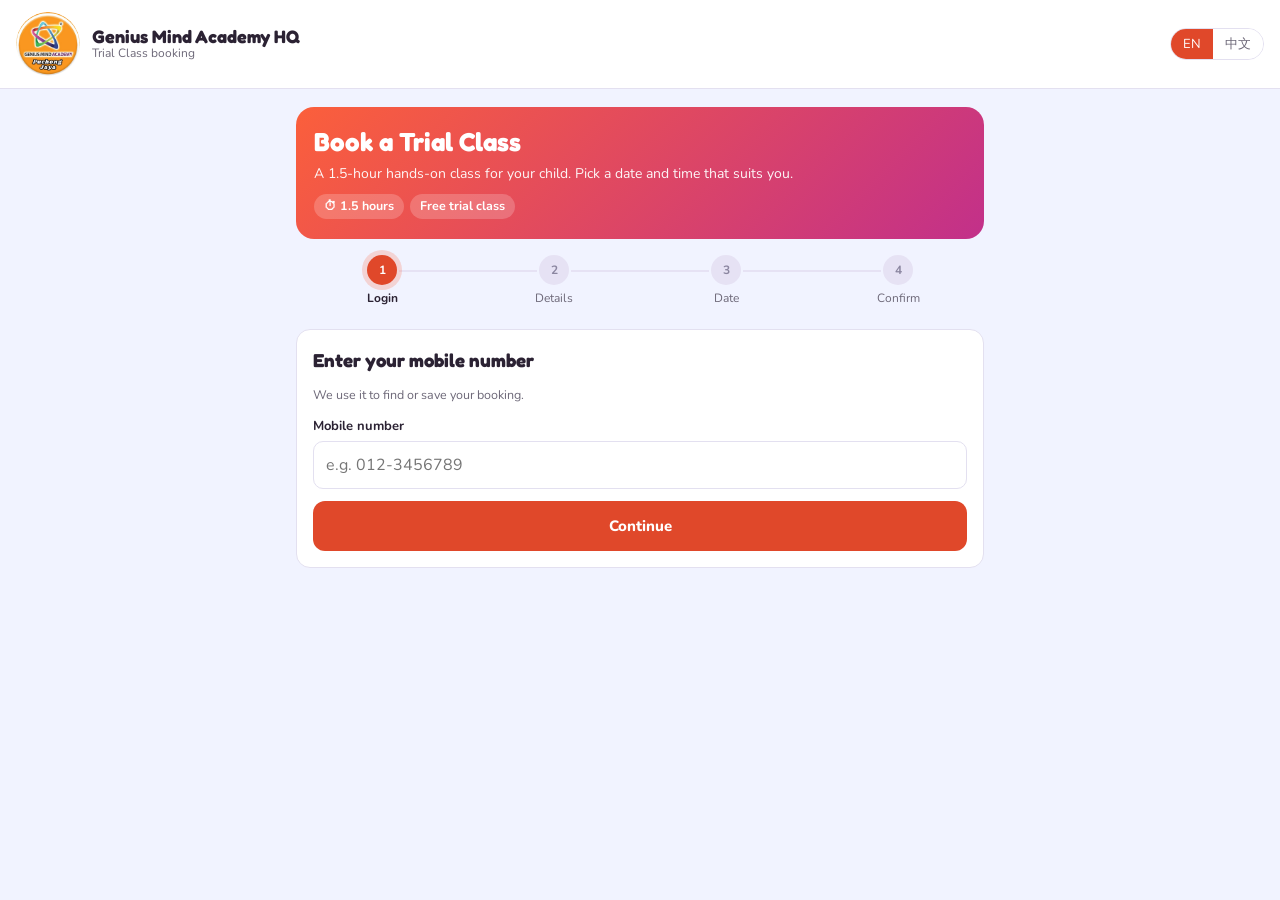
<file: index.html>
<!DOCTYPE html>
<html lang="en">
<head>
<meta charset="utf-8">
<meta name="viewport" content="width=device-width, initial-scale=1">
<title>Book a Trial Class – Genius Mind Academy HQ</title>
<meta name="description" content="Book a 1.5-hour Trial Class at Genius Mind Academy HQ.">
<link rel="preconnect" href="https://fonts.googleapis.com"><link href="https://fonts.googleapis.com/css2?family=Fredoka:wght@500;600;700&family=Nunito:wght@400;600;700;800&display=swap" rel="stylesheet">
<link rel="stylesheet" href="styles.css?v=2">
<style>
.hero{background:linear-gradient(135deg,#fb5f3b,#c2308a);color:#fff;border-radius:18px;padding:20px 18px;margin-bottom:16px}
.hero h1{font-size:26px;line-height:1.15;margin:0 0 6px}
.hero p{margin:0;font-size:14px;opacity:.95}
.hero .pill{display:inline-block;background:rgba(255,255,255,.2);border-radius:999px;padding:3px 10px;font-size:12.5px;font-weight:700;margin:10px 6px 0 0}
.bk{display:flex;justify-content:space-between;gap:10px;align-items:center}
.bk .when{font-weight:800;font-size:16px}
.small{font-size:12.5px;color:var(--muted)}
.wa{display:block;text-align:center;text-decoration:none;background:#25d366;color:#fff;border-radius:12px;padding:12px;font-weight:800;margin-top:10px}
</style>
</head>
<body>
<div id="hdr"></div>
<main id="app"></main>
<div class="bar" id="bar" hidden><div class="in"><button class="btn sec2" id="back"></button><button class="btn pri" id="next"></button></div></div>
<script src="config.js?v=2"></script>
<script src="common.js?v=2"></script>
<script>
var MAX_KIDS = 3;
var T = {
 en: {
  sub: 'Trial Class booking', hero: 'Book a Trial Class', hero_p: 'A 1.5-hour hands-on class for your child. Pick a date and time that suits you.',
  pill_len: '1.5 hours', until: 'valid until', st: { Won: 'not used yet', Used: 'used', Expired: 'expired' }, steps: ['Login', 'Details', 'Date', 'Confirm'],
  h_phone: 'Enter your mobile number', p_phone: 'We use it to find or save your booking.', phone: 'Mobile number', phone_ph: 'e.g. 012-3456789',
  e_phone: 'Please enter a valid Malaysian mobile number.', checking: 'Checking…', e_net: 'Could not connect. Please check your internet and try again.',
  e_noapi: 'The booking system is not connected yet.',
  h_mine: 'Your Trial Class', welcome: 'Welcome back, {n}.', change: 'Change date / time', changes_left: 'Date changes left: {n}',
  no_change: 'This booking can no longer be changed online. Please WhatsApp us.', spin_btn: '🎡 Spin & Win', spin_done: 'Your prize: {p}',
  past: 'This class has passed.', new_bk: 'Book another Trial Class',
  h_details: 'Parent & child details', parent: 'Parent name', email: 'Email', optional: '(optional)', child: 'Child', cname: "Child's name",
  gender: 'Gender', male: 'Male', female: 'Female', age: 'Age', choose: 'Choose…', add: '+ Add another child', remove: 'Remove',
  consent: 'I agree that Genius Mind Academy may collect and use my details to arrange this trial class and contact me about it (PDPA).',
  e_parent: 'Please enter the parent name.', e_kids: "Please fill in each child's name, gender and age (3–15).", e_email: 'Please check the email address.', e_consent: 'Please tick the consent box.',
  h_date: 'Pick a date & time', p_date: 'Booking closes {h} hours before each class.', avail: 'Available', full: 'Full', pick_date: 'Select a date to see the times.',
  left: '{n} place(s) left', taken: 'Full', none_open: 'No dates are open yet. Please check again later or WhatsApp us.', e_slot: 'Please choose a date and time.',
  h_confirm: 'Review & confirm', who: 'Parent', ph: 'Mobile', em: 'Email', kids: 'Children', when: 'Trial Class', fee: 'Fee',
  confirm: 'Confirm booking', busy: 'Please wait…', next: 'Continue', back: 'Back', home: 'Home',
  done: 'Booking confirmed!', done_p: 'See you on {d}. Please arrive 10 minutes early.', resched_done: 'Date changed!',
  addr: 'Address', map: 'Open in Google Maps', wa: 'WhatsApp us', spin_cta: '🎡 Spin & Win a prize',
  err: { full: 'Sorry, that time was just taken. Please choose another.', toolate: 'Booking for that time has closed. Please choose another.', closed: 'That time is not open. Please choose another.',
    exists: 'This number already has an upcoming Trial Class. You can change its date instead.', limit: 'You have used all your date changes. Please WhatsApp us.',
    locked_change: 'The class is too close to change online. Please WhatsApp us.', busy: 'The system is busy. Please try again.', kids: "Please complete your children's details." },
  months: ['January','February','March','April','May','June','July','August','September','October','November','December'], dow: ['SUN','MON','TUE','WED','THU','FRI','SAT']
 },
 zh: {
  sub: '试课预约', hero: '预约试课', hero_p: '为孩子安排 1.5 小时的体验课，请选择适合您的日期和时间。',
  pill_len: '1.5 小时', until: '有效期至', st: { Won: '未使用', Used: '已使用', Expired: '已过期' }, steps: ['登入', '资料', '日期', '确认'],
  h_phone: '请输入手机号码', p_phone: '我们用它来查找或保存您的预约。', phone: '手机号码', phone_ph: '例如 012-3456789',
  e_phone: '请输入有效的马来西亚手机号码。', checking: '查询中…', e_net: '无法连接，请检查网络后再试。',
  e_noapi: '预约系统尚未连接。',
  h_mine: '您的试课', welcome: '欢迎回来，{n}。', change: '更改日期 / 时间', changes_left: '还可以改期 {n} 次',
  no_change: '这个预约已经不能在网上更改，请 WhatsApp 联络我们。', spin_btn: '🎡 Spin & Win 转盘', spin_done: '您的奖品：{p}',
  past: '这堂课已经过了。', new_bk: '再预约一次试课',
  h_details: '家长和孩子资料', parent: '家长姓名', email: '电邮', optional: '（可不填）', child: '孩子', cname: '孩子姓名',
  gender: '性别', male: '男', female: '女', age: '年龄', choose: '请选择…', add: '+ 添加孩子', remove: '删除',
  consent: '我同意 Genius Mind Academy 为安排这次试课及联络我而收集和使用我的资料（PDPA）。',
  e_parent: '请输入家长姓名。', e_kids: '请填写每位孩子的姓名、性别和年龄（3–15 岁）。', e_email: '请检查电邮地址。', e_consent: '请勾选同意。',
  h_date: '选择日期和时间', p_date: '每堂课开始前 {h} 小时截止预约。', avail: '可预约', full: '已满', pick_date: '请先选日期，再选时间。',
  left: '尚余 {n} 个名额', taken: '已满', none_open: '目前还没有开放日期，请稍后再看或 WhatsApp 联络我们。', e_slot: '请选择日期和时间。',
  h_confirm: '确认资料', who: '家长', ph: '手机', em: '电邮', kids: '孩子', when: '试课', fee: '费用',
  confirm: '确认预约', busy: '请稍候…', next: '继续', back: '返回', home: '首页',
  done: '预约成功！', done_p: '{d} 见！请提早 10 分钟到。', resched_done: '日期已更改！',
  addr: '地址', map: '打开 Google 地图', wa: 'WhatsApp 联络我们', spin_cta: '🎡 Spin & Win 转盘赢奖品',
  err: { full: '抱歉，这个时段刚被订满，请选别的时间。', toolate: '这个时段已截止预约，请选别的时间。', closed: '这个时段没有开放，请选别的时间。',
    exists: '这个号码已有一个未上的试课，您可以更改它的日期。', limit: '改期次数已用完，请 WhatsApp 联络我们。',
    locked_change: '离上课时间太近，不能在网上改期，请 WhatsApp 联络我们。', busy: '系统忙碌，请再试一次。', kids: '请填好孩子资料。' },
  months: ['1月','2月','3月','4月','5月','6月','7月','8月','9月','10月','11月','12月'], dow: ['日','一','二','三','四','五','六']
 }
};
var S = { lang: /^zh/i.test(navigator.language || '') ? 'zh' : 'en', stage: 'phone', phone: '', parent: '', email: '', kids: [{ name: '', gender: '', age: '' }],
  consent: false, err: '', busy: false, info: null, slots: [], cutoff: 12, ready: true, month: '', date: '', time: '', resched: null, done: null, showBad: false };
var app = document.getElementById('app');
function t(k, v) { var s = T[S.lang][k]; if (v) for (var x in v) s = s.replace('{' + x + '}', v[x]); return s; }
function fmtDate(k) {
  var p = k.split('-'), w = weekday(k);
  return S.lang === 'zh' ? (+p[0]) + '年' + (+p[1]) + '月' + (+p[2]) + '日（' + T.zh.dow[w] + '）' : T.en.dow[w].charAt(0) + T.en.dow[w].slice(1).toLowerCase() + ', ' + (+p[2]) + ' ' + T.en.months[+p[1] - 1].slice(0, 3) + ' ' + p[0];
}
function errOf(j) { if (!j) return t('e_net'); if (j.error === 'no_api') return t('e_noapi'); return T[S.lang].err[j.error] || t('e_net'); }
function steps(cur) { return '<div class="steps">' + T[S.lang].steps.map(function (s, i) { return '<div class="st ' + (i < cur ? 'done' : i === cur ? 'cur' : '') + '"><div class="dot">' + (i < cur ? '✓' : i + 1) + '</div>' + s + '</div>'; }).join('') + '</div>'; }
function bad(b) { return S.showBad && b ? ' class="err"' : ''; }
function feeText() { return S.lang === 'zh' ? CFG.FEE_TEXT_ZH : CFG.FEE_TEXT_EN; }

function render() {
  document.documentElement.lang = S.lang === 'zh' ? 'zh' : 'en';
  document.getElementById('hdr').innerHTML = headerHtml(t('sub'));
  [].forEach.call(document.querySelectorAll('.lang button'), function (b) { b.classList.toggle('on', b.dataset.lang === S.lang); });
  var bar = { show: false, back: '', next: '' }, h = '';
  if (S.stage === 'phone') {
    h = '<div class="hero"><h1>' + t('hero') + '</h1><p>' + t('hero_p') + '</p><span class="pill">⏱ ' + t('pill_len') + '</span><span class="pill">' + esc(feeText()) + '</span></div>' + steps(0) +
      '<div class="card"><h3>' + t('h_phone') + '</h3><p class="small">' + t('p_phone') + '</p><label class="f">' + t('phone') + '</label><input type="tel" id="phone" inputmode="tel" autocomplete="tel" placeholder="' + t('phone_ph') + '" value="' + esc(S.phone) + '">' +
      (S.err ? '<div class="msg">' + esc(S.err) + '</div>' : '') + '<button class="btn pri" id="go" style="width:100%;margin-top:12px"' + (S.busy ? ' disabled' : '') + '>' + (S.busy ? t('checking') : t('next')) + '</button></div>' + infoBox();
  } else if (S.stage === 'mine') {
    h = '<div class="head"><h2>' + t('h_mine') + '</h2>' + (S.info.parent ? '<p>' + t('welcome', { n: esc(S.info.parent) }) + '</p>' : '') + '</div>';
    S.info.bookings.forEach(function (b) {
      h += '<div class="card"><div class="bk"><div><div class="when">' + fmtDate(b.date) + '</div><div>' + esc(b.label) + '</div><div class="small">Ref ' + esc(b.ref) + '</div></div></div>';
      if (b.past) h += '<div class="note">' + t('past') + '</div>';
      else if (b.canChange) h += '<p class="small">' + t('changes_left', { n: b.maxChanges - b.changes }) + '</p><button class="btn sec2" style="width:100%" data-resched="' + esc(b.ref) + '">' + t('change') + '</button>';
      else h += '<div class="note">' + t('no_change') + '</div>' + (CFG.WHATSAPP ? '<a class="wa" target="_blank" rel="noopener" href="' + esc(waLink('Hi, I would like to change my Trial Class ' + b.ref)) + '">' + t('wa') + '</a>' : '');
      if (S.info.spinEnabled) h += b.spin ? '<div class="note info">' + t('spin_done', { p: esc(S.lang === 'zh' ? b.spin.prizeZh : b.spin.prize) }) + (b.spin.status !== 'No prize' ? ' · ' + esc(T[S.lang].st[b.spin.status] || b.spin.status) + (b.spin.expires ? ' · ' + t('until') + ' ' + esc(b.spin.expires) : '') + (b.spin.code ? ' · ' + esc(b.spin.code) : '') : '') + '</div>'
        : '<button class="btn pri" style="width:100%;margin-top:10px" data-spin="' + esc(b.ref) + '">' + t('spin_btn') + '</button>';
      h += '</div>';
    });
    if (S.err) h += '<div class="msg">' + esc(S.err) + '</div>';
    if (S.info.bookings.every(function (b) { return b.past; })) h += '<button class="btn pri" id="newbk" style="width:100%">' + t('new_bk') + '</button>';
    h += '<button class="btn sec2" id="home" style="width:100%;margin-top:10px">' + t('home') + '</button>';
  } else if (S.stage === 'details') {
    h = steps(1) + '<div class="head"><h2>' + t('h_details') + '</h2></div><div class="card">' +
      '<label class="f">' + t('parent') + ' *</label><input type="text" id="parent" autocomplete="name" value="' + esc(S.parent) + '"' + bad(!S.parent.trim()) + '>' +
      '<label class="f">' + t('phone') + '</label><input type="tel" value="' + esc(showPhone(S.phone)) + '" disabled>' +
      '<label class="f">' + t('email') + ' <small>' + t('optional') + '</small></label><input type="email" id="email" autocomplete="email" value="' + esc(S.email) + '"></div>';
    S.kids.forEach(function (c, i) {
      h += '<div class="card child"><h4>' + t('child') + ' ' + (i + 1) + '</h4>' + (S.kids.length > 1 ? '<button class="rm" data-rm="' + i + '">' + t('remove') + '</button>' : '') +
        '<label class="f">' + t('cname') + ' *</label><input type="text" data-c="' + i + '" data-k="name" value="' + esc(c.name) + '"' + bad(!c.name.trim()) + '>' +
        '<div class="grid2"><div><label class="f">' + t('gender') + ' *</label><select data-c="' + i + '" data-k="gender"' + bad(!c.gender) + '><option value="">' + t('choose') + '</option><option value="M"' + (c.gender === 'M' ? ' selected' : '') + '>' + t('male') + '</option><option value="F"' + (c.gender === 'F' ? ' selected' : '') + '>' + t('female') + '</option></select></div>' +
        '<div><label class="f">' + t('age') + ' *</label><input type="number" min="3" max="15" inputmode="numeric" data-c="' + i + '" data-k="age" value="' + esc(c.age) + '"' + bad(!(+c.age >= 3 && +c.age <= 15)) + '></div></div></div>';
    });
    h += '<button class="add" id="addkid"' + (S.kids.length >= MAX_KIDS ? ' disabled' : '') + '>' + t('add') + '</button>' +
      '<label class="check"><input type="checkbox" id="consent"' + (S.consent ? ' checked' : '') + '><span>' + t('consent') + '</span></label>' + (S.err ? '<div class="msg">' + esc(S.err) + '</div>' : '');
    bar = { show: true, back: t('back'), next: t('next') };
  } else if (S.stage === 'date') {
    h = (S.resched ? '' : steps(2)) + '<div class="head"><h2>' + t('h_date') + '</h2><p>' + t('p_date', { h: S.cutoff }) + '</p></div>';
    if (S.busy && !S.slots.length) h += '<div class="card">' + t('busy') + '</div>';
    else if (!S.slots.length) h += '<div class="note">' + t('none_open') + '</div>' + (CFG.WHATSAPP ? '<a class="wa" target="_blank" rel="noopener" href="' + esc(waLink()) + '">' + t('wa') + '</a>' : '');
    else h += calendarHtml() + slotsHtml();
    if (S.err) h += '<div class="msg">' + esc(S.err) + '</div>';
    bar = { show: true, back: t('back'), next: S.resched ? (S.busy ? t('busy') : t('confirm')) : t('next') };
  } else if (S.stage === 'confirm') {
    h = steps(3) + '<div class="head"><h2>' + t('h_confirm') + '</h2></div><div class="card sum"><dl>' +
      '<dt>' + t('when') + '</dt><dd>' + fmtDate(S.date) + '<br>' + slotLabel(S.time) + '</dd>' +
      '<dt>' + t('who') + '</dt><dd>' + esc(S.parent) + '</dd><dt>' + t('ph') + '</dt><dd>' + esc(showPhone(S.phone)) + '</dd>' +
      (S.email ? '<dt>' + t('em') + '</dt><dd>' + esc(S.email) + '</dd>' : '') +
      '<dt>' + t('kids') + '</dt><dd>' + S.kids.map(function (c) { return esc(c.name) + ' (' + (c.gender === 'M' ? t('male') : t('female')) + ', ' + esc(c.age) + ')'; }).join('<br>') + '</dd>' +
      '<dt>' + t('fee') + '</dt><dd>' + esc(feeText()) + '</dd></dl></div>' + (S.err ? '<div class="msg">' + esc(S.err) + '</div>' : '');
    bar = { show: true, back: t('back'), next: S.busy ? t('busy') : t('confirm') };
  } else if (S.stage === 'done') {
    var d = S.done;
    h = '<div class="card done-card"><div class="tick">✓</div><h2>' + (d.resched ? t('resched_done') : t('done')) + '</h2><div class="ref">' + esc(d.ref) + '</div>' +
      '<div style="font-weight:800;font-size:17px">' + fmtDate(d.date) + '</div><div>' + esc(d.label) + '</div><p>' + t('done_p', { d: fmtDate(d.date) }) + '</p></div>' +
      (S.info && S.info.spinEnabled !== false && !d.spun ? '<button class="btn pri" style="width:100%" data-spin="' + esc(d.ref) + '">' + t('spin_cta') + '</button>' : '') + infoBox() +
      '<button class="btn sec2" id="home" style="width:100%;margin-top:10px">' + t('home') + '</button>';
  }
  app.innerHTML = h;
  var b = document.getElementById('bar'); b.hidden = !bar.show;
  document.getElementById('back').textContent = bar.back; document.getElementById('next').textContent = bar.next;
  document.getElementById('next').disabled = S.busy;
}
function infoBox() {
  var h = '';
  if (CFG.ADDRESS) h += '<div><b>' + t('addr') + '</b><br>' + esc(CFG.ADDRESS) + '</div>' + (CFG.MAPS_URL ? '<a href="' + esc(CFG.MAPS_URL) + '" target="_blank" rel="noopener">📍 ' + t('map') + '</a>' : '');
  if (CFG.WHATSAPP) h += '<a class="wa" target="_blank" rel="noopener" href="' + esc(waLink()) + '">' + t('wa') + '</a>';
  return h ? '<div class="card" style="margin-top:12px">' + h + '</div>' : '';
}
function byDate() { var m = {}; S.slots.forEach(function (s) { (m[s.d] = m[s.d] || []).push(s); }); return m; }
function calendarHtml() {
  var m = byDate(), first = S.slots[0].d.slice(0, 7), last = S.slots[S.slots.length - 1].d.slice(0, 7);
  if (!S.month || S.month < first) S.month = first; if (S.month > last) S.month = last;
  var y = +S.month.slice(0, 4), mo = +S.month.slice(5, 7), start = S.month + '-01', wd = weekday(start), days = new Date(Date.UTC(y, mo, 0)).getUTCDate(), today = myToday();
  var h = '<div class="card cal"><div class="calhead"><button class="nav" data-mon="-1"' + (S.month <= first ? ' disabled' : '') + '>‹</button><h3>' + T[S.lang].months[mo - 1] + ' ' + y + '</h3><button class="nav" data-mon="1"' + (S.month >= last ? ' disabled' : '') + '>›</button></div>' +
    '<div class="dow">' + T[S.lang].dow.map(function (d) { return '<div>' + d + '</div>'; }).join('') + '</div><div class="days">';
  for (var i = 0; i < wd; i++) h += '<div></div>';
  for (var dd = 1; dd <= days; dd++) {
    var k = S.month + '-' + ('0' + dd).slice(-2), sl = m[k], open = sl && sl.some(function (s) { return s.left > 0; });
    h += '<button class="day' + (k === S.date ? ' sel' : '') + (k === today ? ' today' : '') + '" data-date="' + k + '"' + (sl ? '' : ' disabled') + '>' + dd + (sl ? '<i class="' + (open ? 'ok' : 'full') + '"></i>' : '') + '</button>';
  }
  return h + '</div><div class="legend"><span><i style="background:var(--ok)"></i>' + t('avail') + '</span><span><i style="background:var(--bad)"></i>' + t('full') + '</span></div></div>';
}
function slotsHtml() {
  if (!S.date) return '<p class="hint" style="text-align:center">' + t('pick_date') + '</p>';
  var list = byDate()[S.date] || [];
  return '<div class="sec">' + fmtDate(S.date) + '</div><div class="slots">' + list.map(function (s) {
    var full = s.left <= 0;
    return '<button class="slot' + (full ? ' taken' : '') + (s.t === S.time ? ' sel' : '') + '" data-time="' + s.t + '"' + (full ? ' disabled' : '') + '><b>' + esc(s.label) + '</b><span>' + (full ? t('taken') : t('left', { n: s.left })) + '</span></button>';
  }).join('') + '</div>';
}
function loadSlots(cb) {
  S.busy = true; render();
  if (!CFG.API_URL) { S.busy = false; S.slots = []; S.err = t('e_noapi'); render(); return; }
  apiGet('booked', function (j) {
    S.busy = false;
    if (j && j.ok) { S.slots = j.slots || []; S.cutoff = j.cutoffHours || 12; if (S.date && !byDate()[S.date]) { S.date = ''; S.time = ''; } }
    else S.err = t('e_net');
    render(); if (cb) cb();
  });
}
function go(stage) { S.stage = stage; S.err = ''; render(); window.scrollTo(0, 0); }
function validDetails() {
  if (!S.parent.trim()) return t('e_parent');
  if (S.kids.some(function (c) { return !c.name.trim() || !c.gender || !(+c.age >= 3 && +c.age <= 15); })) return t('e_kids');
  if (S.email && !/^[^@\s]+@[^@\s]+\.[^@\s]+$/.test(S.email.trim())) return t('e_email');
  if (!S.consent) return t('e_consent');
  return '';
}
function goSpin(ref) {
  try { sessionStorage.setItem('gma_hq_spin', JSON.stringify({ phone: S.phone, ref: ref })); } catch (x) {}
  location.href = 'spin.html';
}

document.addEventListener('click', function (e) {
  var el = e.target.closest('button'); if (!el || el.disabled) return;
  if (el.dataset.lang) { S.lang = el.dataset.lang; render(); return; }
  if (el.dataset.spin) { goSpin(el.dataset.spin); return; }
  if (el.dataset.mon) { var p = S.month.split('-'), d = new Date(Date.UTC(+p[0], +p[1] - 1 + +el.dataset.mon, 1)); S.month = d.toISOString().slice(0, 7); render(); return; }
  if (el.dataset.date) { S.date = el.dataset.date; S.time = ''; S.err = ''; render(); return; }
  if (el.dataset.time) { S.time = el.dataset.time; S.err = ''; render(); return; }
  if (el.dataset.resched) { S.resched = el.dataset.resched; S.date = ''; S.time = ''; go('date'); loadSlots(); return; }
  if (el.id === 'addkid') { S.kids.push({ name: '', gender: '', age: '' }); render(); return; }
  if (el.dataset.rm !== undefined) { S.kids.splice(+el.dataset.rm, 1); render(); return; }
  if (el.id === 'home') { S = { lang: S.lang, stage: 'phone', phone: '', parent: '', email: '', kids: [{ name: '', gender: '', age: '' }], consent: false, err: '', busy: false, info: null, slots: [], cutoff: 12, month: '', date: '', time: '', resched: null, done: null }; go('phone'); return; }
  if (el.id === 'newbk') { go('details'); return; }
  if (el.id === 'go') {
    var ph = normPhone(S.phone); if (!ph) { S.err = t('e_phone'); render(); return; }
    S.err = ''; S.busy = true; render();
    api({ action: 'lookup', phone: ph }, function (j) {
      S.busy = false;
      if (!j || !j.ok) { S.err = errOf(j); render(); return; }
      S.phone = ph; S.info = j;
      if (j.bookings && j.bookings.length) go('mine'); else go('details');
    });
    return;
  }
  if (el.id === 'back') {
    if (S.stage === 'details') go('phone');
    else if (S.stage === 'date') { var r = S.resched; S.resched = null; go(r ? 'mine' : 'details'); }
    else if (S.stage === 'confirm') go('date');
    return;
  }
  if (el.id === 'next') {
    if (S.stage === 'details') { var er = validDetails(); if (er) { S.err = er; S.showBad = true; render(); return; } S.showBad = false; go('date'); loadSlots(); return; }
    if (S.stage === 'date') {
      if (!S.date || !S.time) { S.err = t('e_slot'); render(); return; }
      if (!S.resched) { go('confirm'); return; }
      S.busy = true; render();
      api({ action: 'reschedule', phone: S.phone, ref: S.resched, date: S.date, time: S.time }, function (j) {
        S.busy = false;
        if (j && j.ok) { S.info.bookings = j.bookings; S.done = { ref: j.ref, date: j.date, label: j.label, resched: true, spun: true }; S.resched = null; go('done'); }
        else { S.err = errOf(j); if (j && /full|toolate|closed/.test(j.error)) loadSlots(); else render(); }
      });
      return;
    }
    if (S.stage === 'confirm') {
      S.busy = true; render();
      api({ action: 'book', phone: S.phone, parent: S.parent.trim(), email: S.email.trim(), kids: S.kids.map(function (c) { return { name: c.name.trim(), gender: c.gender, age: +c.age }; }), date: S.date, time: S.time }, function (j) {
        S.busy = false;
        if (j && j.ok) { S.info = S.info || {}; S.info.bookings = j.bookings; S.done = { ref: j.ref, date: j.date, label: j.label }; go('done'); }
        else if (j && /full|toolate|closed/.test(j.error)) { S.time = ''; go('date'); S.err = errOf(j); loadSlots(); }
        else { S.err = errOf(j); render(); }
      });
    }
  }
});
document.addEventListener('input', function (e) {
  var el = e.target;
  if (el.id === 'phone') S.phone = el.value; else if (el.id === 'parent') S.parent = el.value; else if (el.id === 'email') S.email = el.value;
  else if (el.dataset.c !== undefined) S.kids[+el.dataset.c][el.dataset.k] = el.value;
});
document.addEventListener('change', function (e) {
  var el = e.target;
  if (el.id === 'consent') S.consent = el.checked;
  else if (el.dataset.c !== undefined) S.kids[+el.dataset.c][el.dataset.k] = el.value;
});
document.addEventListener('keydown', function (e) { if (e.key === 'Enter' && e.target.id === 'phone') document.getElementById('go').click(); });
render();
</script>
</body>
</html>
</file>
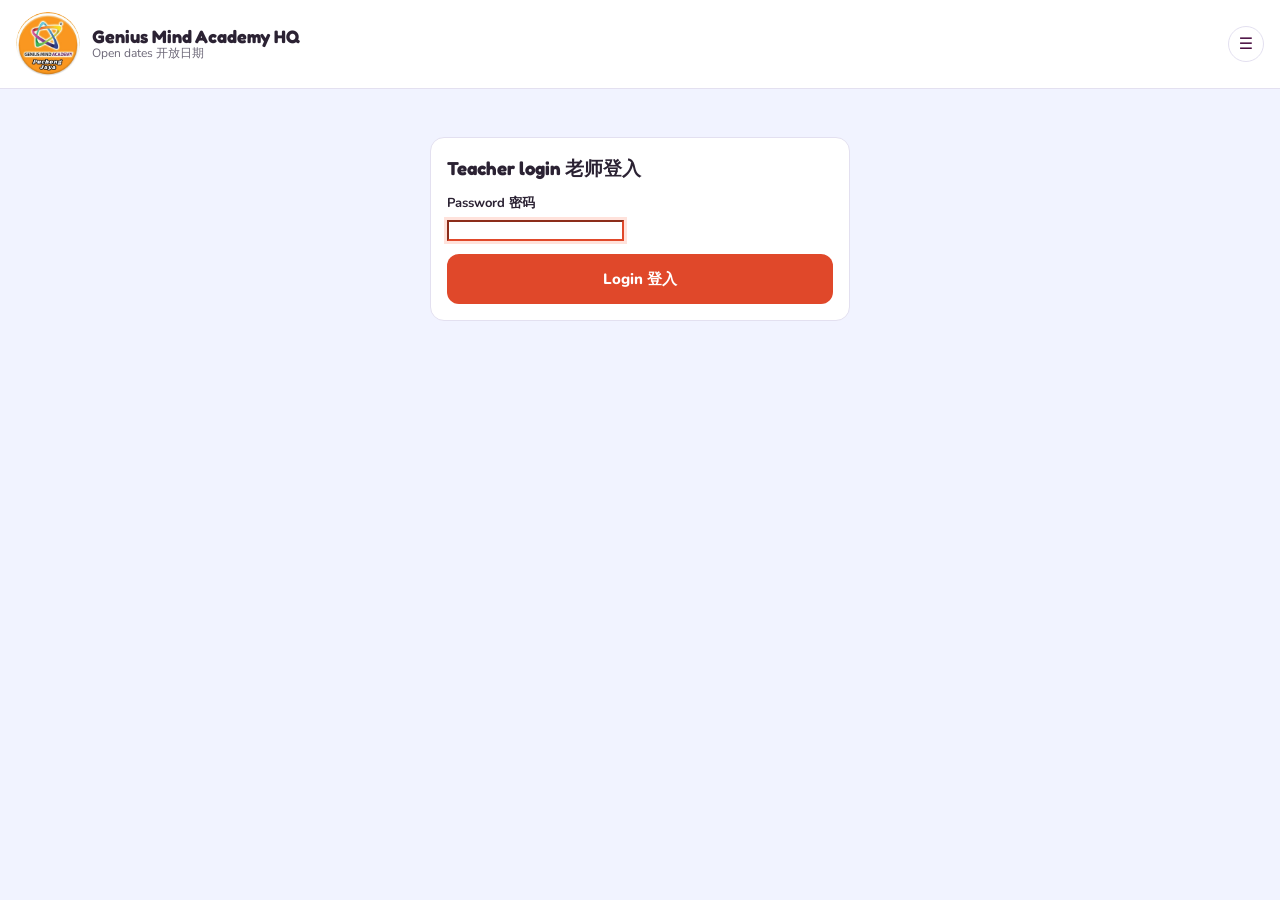
<file: availability.html>
<!DOCTYPE html>
<html lang="en">
<head>
<meta charset="utf-8">
<meta name="viewport" content="width=device-width, initial-scale=1">
<meta name="robots" content="noindex,nofollow">
<title>HQ Open Dates</title>
<link rel="preconnect" href="https://fonts.googleapis.com"><link href="https://fonts.googleapis.com/css2?family=Fredoka:wght@500;600;700&family=Nunito:wght@400;600;700;800&display=swap" rel="stylesheet">
<link rel="stylesheet" href="styles.css?v=2">
<style>
.dayc{padding:12px 14px}
.dayc h4{margin:0 0 6px;font-size:15px}
.trow{display:flex;align-items:center;gap:10px;padding:6px 0;border-top:1px dashed var(--line)}
.trow .tl{flex:1;font-weight:700;font-size:14px}
.trow select{width:auto;min-width:110px;padding:7px 8px}
.trow .bk{font-size:12px;color:var(--muted);min-width:70px;text-align:right}
.trow.open .tl{color:var(--ok)}
.trow.chg{background:#fff8e0}
.wk{display:flex;align-items:center;justify-content:space-between;gap:8px;margin:6px 0 12px}
.wk b{font-size:15px}
.times span{display:inline-flex;align-items:center;gap:6px;background:#f4effb;border-radius:999px;padding:4px 10px;margin:3px;font-weight:700;font-size:13px}
.times button{border:0;background:none;color:var(--bad);cursor:pointer;font-size:14px}
.row2{display:flex;gap:8px;align-items:center;flex-wrap:wrap}
.row2 input,.row2 select{width:auto}
</style>
</head>
<body>
<div id="hdr"></div>
<main id="app"></main>
<div class="bar" id="bar" hidden><div class="in"><span id="cnt" style="align-self:center;font-size:13px;color:var(--muted)"></span><button class="btn pri" id="save">Save 保存</button></div></div>
<script src="config.js?v=2"></script>
<script src="common.js?v=2"></script>
<script src="staff.js?v=2"></script>
<script>
var WEEKS = 26;   // shows about 6 months ahead, moving forward automatically
var S = { authed: false, busy: false, err: '', msg: '', saved: false, times: [], cap: {}, booked: {}, edit: {}, week: 0 };
var app = document.getElementById('app');
document.getElementById('hdr').innerHTML = staffHeader('Open dates 开放日期');
function key(d, t) { return d + '|' + t; }
function monday() { var k = myToday(), w = weekday(k); return addDays(k, w === 0 ? -6 : 1 - w); }
function curCap(k) { return k in S.edit ? S.edit[k] : (S.cap[k] || 0); }
function allTimes() {
  var seen = {}; S.times.forEach(function (x) { seen[x] = 1; });
  Object.keys(S.cap).concat(Object.keys(S.booked)).forEach(function (k) { var p = k.split('|'); if ((S.cap[k] > 0 || S.booked[k]) && !seen[p[1]]) seen[p[1]] = 1; });
  return Object.keys(seen).sort();
}
function render() {
  if (!S.authed) { app.innerHTML = loginHtml(S.err); bindLogin(load); document.getElementById('bar').hidden = true; return; }
  var start = addDays(monday(), S.week * 7), today = myToday(), times = allTimes();
  var h = '<div class="head"><h2>Open dates 开放日期</h2><p>Each Trial Class is 1.5 hours. Choose how many parents each time can take (0 = closed). 每节 1.5 小时，选择每个时段可收几位家长（0 = 不开放）。</p></div>';
  if (!S.saved) h += '<div class="note">Nothing is open to parents until you save here for the first time. 第一次保存之前，家长看不到任何日期。</div>';
  h += '<div class="card"><b>Class start times 上课开始时间</b><div class="times">' + S.times.map(function (x) { return '<span>' + slotLabel(x) + '<button data-deltime="' + x + '" title="Remove">✕</button></span>'; }).join('') + '</div>' +
    '<div class="row2" style="margin-top:6px"><input type="time" id="newtime" step="900"><button class="btn sec2" id="addtime" style="flex:none;padding:9px 14px">+ Add time 添加时间</button></div>' +
    '<p class="hint">Removing a time here only hides it from this list; open slots stay open until you set them to 0. 删除只是从列表隐藏，已开放的时段要设为 0 才会关闭。</p></div>';
  h += '<div class="card"><b>Copy this week 复制本周</b><div class="row2" style="margin-top:6px">to the next 到接下来 <select id="copyn">' + [1, 2, 3, 4, 6, 8, 12].map(function (n) { return '<option>' + n + '</option>'; }).join('') + '</select> weeks 周 <button class="btn sec2" id="copy" style="flex:none;padding:9px 14px">Copy 复制</button></div>' +
    '<p class="hint">Copies the numbers shown below (same weekday, same times). Times that already have more bookings are skipped. 按星期几复制；已有更多预约的时段不会被改小。</p></div>';
  h += '<div class="wk"><button class="nav" data-wk="-1"' + (S.week <= 0 ? ' disabled' : '') + '>‹</button><b>' + fmtD(start) + ' – ' + fmtD(addDays(start, 6)) + '</b><button class="nav" data-wk="1"' + (S.week >= WEEKS - 1 ? ' disabled' : '') + '>›</button></div>';
  if (S.msg) h += '<div class="note info">' + esc(S.msg) + '</div>';
  if (S.err) h += '<div class="msg">' + esc(S.err) + '</div>';
  for (var i = 0; i < 7; i++) {
    var d = addDays(start, i), past = d < today;
    h += '<div class="card dayc"><h4>' + fmtD(d) + (past ? ' · past 已过' : '') + '</h4>';
    if (!times.length) h += '<div class="hint">Add a start time above first. 请先添加上课时间。</div>';
    times.forEach(function (tm) {
      var k = key(d, tm), c = curCap(k), b = S.booked[k] || 0, opts = '';
      for (var n = 0; n <= 5; n++) opts += '<option value="' + n + '"' + (n === c ? ' selected' : '') + (n < b ? ' disabled' : '') + '>' + (n ? n + ' parent' + (n > 1 ? 's' : '') + ' 位' : 'Closed 关') + '</option>';
      h += '<div class="trow' + (c > 0 ? ' open' : '') + (k in S.edit ? ' chg' : '') + '"><span class="tl">' + slotLabel(tm) + '</span><select data-k="' + k + '"' + (past ? ' disabled' : '') + '>' + opts + '</select><span class="bk">' + (b ? b + ' booked 已订' : '') + '</span></div>';
    });
    h += '</div>';
  }
  app.innerHTML = h;
  var n = Object.keys(S.edit).length, bar = document.getElementById('bar');
  bar.hidden = false; document.getElementById('cnt').textContent = n ? n + ' change(s) not saved 未保存' : (S.saved ? 'All saved 已保存' : '');
  document.getElementById('save').disabled = S.busy || (!n && S.saved);
  document.getElementById('save').textContent = S.busy ? 'Saving… 保存中' : 'Save 保存';
}
function apply(j) {
  S.cap = {}; S.booked = {}; S.saved = j.saved; if (!S.timesTouched) S.times = j.times || [];
  (j.slots || []).forEach(function (s) { var k = key(s.d, s.t); S.cap[k] = s.cap; if (s.booked) S.booked[k] = s.booked; });
}
function load() {
  S.authed = true; S.busy = true; app.innerHTML = '<div class="card">Loading… 载入中</div>';
  sapi({ action: 'staff_avail' }, function (j) {
    S.busy = false;
    if (j && j.ok) { apply(j); S.err = ''; } else { S.err = errText(j); if (j && /auth|locked|disabled/.test(j.error)) S.authed = false; }
    render();
  });
}
function setCell(k, n) { if ((S.cap[k] || 0) === n) delete S.edit[k]; else S.edit[k] = n; }
document.addEventListener('change', function (e) {
  var el = e.target; if (el.dataset.k) { setCell(el.dataset.k, +el.value); S.msg = ''; render(); }
});
document.addEventListener('click', function (e) {
  var el = e.target.closest('button'); if (!el || el.disabled || !S.authed) return;
  if (el.dataset.wk) { S.week += +el.dataset.wk; render(); return; }
  if (el.dataset.deltime) { S.times = S.times.filter(function (x) { return x !== el.dataset.deltime; }); S.timesTouched = true; S.edit._times = 1; render(); return; }
  if (el.id === 'addtime') {
    var v = document.getElementById('newtime').value; if (!/^\d{2}:\d{2}$/.test(v)) return;
    if (S.times.indexOf(v) < 0) S.times.push(v); S.times.sort(); S.timesTouched = true; S.edit._times = 1; render(); return;
  }
  if (el.id === 'copy') {
    var start = addDays(monday(), S.week * 7), weeks = +document.getElementById('copyn').value, skipped = 0, done = 0;
    for (var i = 0; i < 7; i++) {
      var d = addDays(start, i);
      allTimes().forEach(function (tm) {
        var n = curCap(key(d, tm));
        for (var w = 1; w <= weeks; w++) {
          var k2 = key(addDays(d, 7 * w), tm);
          if (n < (S.booked[k2] || 0)) { skipped++; continue; }
          if (curCap(k2) !== n) { setCell(k2, n); done++; }
        }
      });
    }
    S.msg = done + ' slot(s) copied – press Save. 已复制 ' + done + ' 个时段，请按保存。' + (skipped ? ' Skipped ' + skipped + ' (already booked) 跳过 ' + skipped + ' 个（已有预约）' : '');
    render(); return;
  }
  if (el.id === 'save') {
    var changes = Object.keys(S.edit).filter(function (k) { return k !== '_times'; }).map(function (k) { var p = k.split('|'); return { d: p[0], t: p[1], cap: S.edit[k] }; });
    S.busy = true; S.err = ''; render();
    sapi({ action: 'staff_avail_save', changes: changes, times: S.times }, function (j) {
      S.busy = false;
      if (j && j.ok) { S.edit = {}; S.timesTouched = false; apply(j); S.msg = 'Saved 已保存 ✓'; }
      else S.err = errText(j);
      render();
    });
  }
});
if (PIN) load(); else render();
</script>
</body>
</html>
</file>
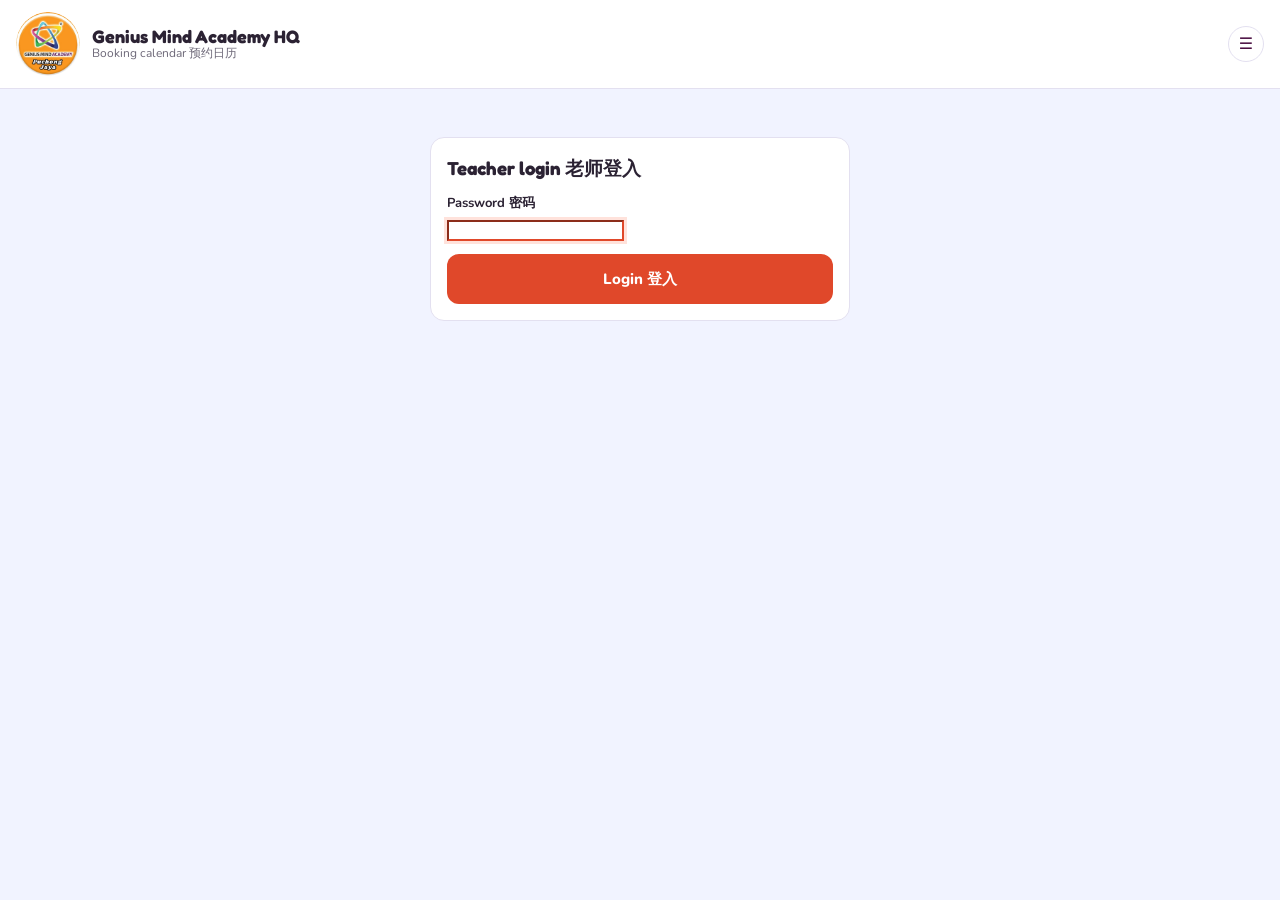
<file: calendar.html>
<!DOCTYPE html>
<html lang="en">
<head>
<meta charset="utf-8">
<meta name="viewport" content="width=device-width, initial-scale=1">
<meta name="robots" content="noindex,nofollow">
<title>HQ Booking Calendar</title>
<link rel="preconnect" href="https://fonts.googleapis.com"><link href="https://fonts.googleapis.com/css2?family=Fredoka:wght@500;600;700&family=Nunito:wght@400;600;700;800&display=swap" rel="stylesheet">
<link rel="stylesheet" href="styles.css?v=2">
<style>
.day b.n{font-size:10px;background:var(--brand);color:#fff;border-radius:999px;padding:0 6px;line-height:16px}
.bc{padding:12px 14px}
.bc .top1{display:flex;justify-content:space-between;gap:8px;align-items:baseline}
.bc .tm{font-weight:800;color:var(--plum)}
.bc .nm{font-weight:800;font-size:16px}
.bc .ph a{color:var(--brand-d);font-weight:800;text-decoration:none}
.bc .kd{font-size:13.5px;margin:4px 0}
.bc .meta{font-size:12px;color:var(--muted)}
.acts{display:flex;flex-wrap:wrap;gap:6px;margin-top:8px}
.acts button,.acts a{border:1.5px solid var(--line);background:#fff;border-radius:999px;padding:6px 11px;font:inherit;font-size:12.5px;font-weight:700;cursor:pointer;color:var(--ink);text-decoration:none}
.acts button.on{background:var(--ok);border-color:var(--ok);color:#fff}
.acts button.off{background:var(--bad);border-color:var(--bad);color:#fff}
.cx{opacity:.55}
.cx .nm{text-decoration:line-through}
.pz{background:#f4effb;border-radius:10px;padding:6px 10px;font-size:13px;margin-top:6px}
.tools{display:flex;gap:8px;flex-wrap:wrap;margin-bottom:12px}
.tools .btn{flex:1;min-width:120px;padding:10px}
.form{border:2px solid var(--brand)}
@media print{header.top,.tools,.cal,.acts,.bar,.noprint{display:none!important}.bc{break-inside:avoid;border:1px solid #999}main{padding:0}body{background:#fff}.ph a{color:#000}}
</style>
</head>
<body>
<div id="hdr"></div>
<main id="app"></main>
<script src="config.js?v=2"></script>
<script src="common.js?v=2"></script>
<script src="staff.js?v=2"></script>
<script>
var S = { authed: false, err: '', msg: '', month: myToday().slice(0, 7), date: myToday(), list: [], canEdit: false, times: [], form: null, move: null, busy: false };
var app = document.getElementById('app');
document.getElementById('hdr').innerHTML = staffHeader('Booking calendar 预约日历');
var MON = ['Jan', 'Feb', 'Mar', 'Apr', 'May', 'Jun', 'Jul', 'Aug', 'Sep', 'Oct', 'Nov', 'Dec'];
function range() { var p = S.month.split('-'), a = new Date(Date.UTC(+p[0], +p[1] - 2, 1)), b = new Date(Date.UTC(+p[0], +p[1] + 1, 0)); return { from: a.toISOString().slice(0, 10), to: b.toISOString().slice(0, 10) }; }
function load() {
  S.authed = true; app.innerHTML = '<div class="card">Loading… 载入中</div>';
  var r = range();
  sapi({ action: 'cal_bookings', from: r.from, to: r.to }, function (j) {
    if (!j || !j.ok) { S.err = errText(j); if (j && /auth|locked|disabled/.test(j.error)) S.authed = false; render(); return; }
    S.list = j.bookings; S.canEdit = j.canEdit; S.err = '';
    if (S.canEdit && !S.times.length) sapi({ action: 'staff_avail' }, function (a) { if (a && a.ok) { S.times = a.times; S.avail = a.slots; } render(); });
    else render();
  });
}
function active(b) { return b.status !== 'Cancelled'; }
function render() {
  if (!S.authed) { app.innerHTML = loginHtml(S.err); bindLogin(load); return; }
  var h = '<div class="tools"><button class="btn sec2" id="today">Today 今天</button>' + (S.canEdit ? '<button class="btn pri" id="newbk">+ Book for parent 代订</button>' : '') + '<button class="btn sec2" id="print">🖨 Print day 打印</button></div>';
  if (S.msg) h += '<div class="note info">' + esc(S.msg) + '</div>';
  if (S.err) h += '<div class="msg">' + esc(S.err) + '</div>';
  if (S.form) h += formHtml();
  h += calHtml() + dayHtml();
  app.innerHTML = h;
}
function calHtml() {
  var y = +S.month.slice(0, 4), mo = +S.month.slice(5, 7), wd = weekday(S.month + '-01'), days = new Date(Date.UTC(y, mo, 0)).getUTCDate(), cnt = {}, today = myToday();
  S.list.forEach(function (b) { if (active(b)) cnt[b.date] = (cnt[b.date] || 0) + 1; });
  var h = '<div class="card cal"><div class="calhead"><button class="nav" data-mon="-1">‹</button><h3>' + MON[mo - 1] + ' ' + y + '</h3><button class="nav" data-mon="1">›</button></div><div class="dow"><div>S</div><div>M</div><div>T</div><div>W</div><div>T</div><div>F</div><div>S</div></div><div class="days">';
  for (var i = 0; i < wd; i++) h += '<div></div>';
  for (var d = 1; d <= days; d++) { var k = S.month + '-' + ('0' + d).slice(-2); h += '<button class="day' + (k === S.date ? ' sel' : '') + (k === today ? ' today' : '') + '" data-date="' + k + '">' + d + (cnt[k] ? '<b class="n">' + cnt[k] + '</b>' : '') + '</button>'; }
  return h + '</div></div>';
}
function dayHtml() {
  var l = S.list.filter(function (b) { return b.date === S.date; }), act = l.filter(active), kids = act.reduce(function (a, b) { return a + b.n; }, 0);
  var h = '<div class="sec">' + fmtD(S.date) + ' · ' + act.length + ' booking(s) 预约 · ' + kids + ' child(ren) 孩子</div>';
  if (!l.length) return h + '<p class="hint">No bookings on this day. 当天没有预约。</p>';
  l.forEach(function (b) {
    var wa = 'https://wa.me/' + b.phone;
    h += '<div class="card bc' + (active(b) ? '' : ' cx') + '"><div class="top1"><span class="tm">' + esc(b.label) + '</span><span class="meta">' + esc(b.ref) + (active(b) ? '' : ' · CANCELLED 已取消') + '</span></div>' +
      '<div class="nm">' + esc(b.parent) + '</div><div class="ph"><a href="tel:+' + esc(b.phone) + '">📞 ' + esc(showPhone(b.phone)) + '</a> · <a href="' + esc(wa) + '" target="_blank" rel="noopener">WhatsApp</a></div>' +
      '<div class="kd">👧 ' + esc(b.kids) + '</div>' + (b.email ? '<div class="meta">' + esc(b.email) + '</div>' : '') +
      '<div class="meta">Booked by ' + esc(b.by) + ' · date changes 改期 ' + b.changes + (b.attendance ? ' · <b>' + esc(b.attendance) + '</b>' : '') + '</div>' + (b.notes ? '<div class="meta">📝 ' + esc(b.notes) + '</div>' : '');
    if (b.spin) h += '<div class="pz">🎡 ' + esc(b.spin.prize) + ' · ' + esc(b.spin.status) + (b.spin.code ? ' · ' + esc(b.spin.code) : '') + (b.spin.expires ? ' · until ' + esc(b.spin.expires) : '') + '</div>';
    if (S.canEdit) {
      h += '<div class="acts">';
      if (active(b)) {
        h += '<button data-mark="attended" data-ref="' + esc(b.ref) + '" class="' + (b.attendance === 'Attended' ? 'on' : '') + '">✓ Came 出席</button>' +
          '<button data-mark="noshow" data-ref="' + esc(b.ref) + '" class="' + (b.attendance === 'No show' ? 'off' : '') + '">✕ No show 缺席</button>' +
          (b.attendance ? '<button data-mark="" data-ref="' + esc(b.ref) + '">Clear 清除</button>' : '') +
          '<button data-move="' + esc(b.ref) + '">Change date 改期</button>' +
          (b.spin && b.spin.status === 'Won' ? '<button data-redeem="' + esc(b.ref) + '">Prize given 已领奖</button>' : '') +
          (b.spin && b.spin.status === 'Used' ? '<button data-unredeem="' + esc(b.ref) + '">Undo prize 撤回领奖</button>' : '') +
          '<button data-cancel="' + esc(b.ref) + '">Cancel booking 取消</button>';
      } else h += '<button data-uncancel="' + esc(b.ref) + '">Restore 恢复</button>';
      h += '</div>';
      if (S.move && S.move.ref === b.ref) h += moveHtml();
    }
    h += '</div>';
  });
  return h;
}
function timeOptions(sel) { return S.times.map(function (x) { return '<option value="' + x + '"' + (x === sel ? ' selected' : '') + '>' + slotLabel(x) + '</option>'; }).join('') + '<option value="other">Other time 其他…</option>'; }
function moveHtml() {
  return '<div class="noprint" style="margin-top:8px"><div class="grid2"><div><label class="f">New date 新日期</label><input type="date" id="mvd" value="' + esc(S.move.d || S.date) + '"></div><div><label class="f">Time 时间</label><select id="mvt">' + timeOptions(S.move.t) + '</select></div></div>' +
    '<input type="time" id="mvo" style="display:none;margin-top:6px"><label class="check"><input type="checkbox" id="mvf"><span>Allow even if full 已满也照订</span></label>' +
    '<div class="acts"><button id="mvok" class="on">Save change 保存</button><button id="mvx">Close 关闭</button></div></div>';
}
function formHtml() {
  var f = S.form;
  return '<div class="card form noprint"><h3>Book for a parent 老师代订</h3><p class="hint">No 12-hour cut-off for teachers. 老师代订不受 12 小时限制。</p>' +
    '<label class="f">Parent name 家长姓名 *</label><input type="text" id="f_parent" value="' + esc(f.parent) + '">' +
    '<label class="f">Mobile 手机 *</label><input type="tel" id="f_phone" value="' + esc(f.phone) + '" placeholder="012-3456789">' +
    '<label class="f">Children 孩子 * <small>one per line: name, M/F, age 每行一位：姓名, M/F, 年龄</small></label><textarea id="f_kids" rows="3" style="width:100%;font:inherit;padding:10px;border:1.5px solid var(--line);border-radius:10px">' + esc(f.kids) + '</textarea>' +
    '<div class="grid2"><div><label class="f">Date 日期 *</label><input type="date" id="f_date" value="' + esc(f.date || S.date) + '"></div><div><label class="f">Time 时间 *</label><select id="f_time">' + timeOptions(f.time) + '</select></div></div>' +
    '<input type="time" id="f_other" style="display:none;margin-top:6px">' +
    '<label class="f">Notes 备注</label><input type="text" id="f_notes" value="' + esc(f.notes) + '">' +
    '<label class="check"><input type="checkbox" id="f_force"><span>Allow even if full 已满也照订</span></label>' +
    (f.err ? '<div class="msg">' + esc(f.err) + '</div>' : '') +
    '<div style="display:flex;gap:8px;margin-top:10px"><button class="btn sec2" id="f_x">Close 关闭</button><button class="btn pri" id="f_ok"' + (S.busy ? ' disabled' : '') + '>' + (S.busy ? 'Saving…' : 'Book 预订') + '</button></div></div>';
}
function parseKids(txt) {
  var out = [], ok = true;
  String(txt || '').split('\n').forEach(function (line) {
    if (!line.trim()) return;
    var p = line.split(',').map(function (x) { return x.trim(); }), g = (p[1] || '').toUpperCase().charAt(0);
    if (!p[0] || (g !== 'M' && g !== 'F') || !(+p[2] >= 3 && +p[2] <= 15)) ok = false;
    out.push({ name: p[0], gender: g, age: +p[2] });
  });
  return ok && out.length ? out : null;
}
function pickTime(selId, otherId) { var v = document.getElementById(selId).value; return v === 'other' ? document.getElementById(otherId).value : v; }
function after(j, msg) { S.busy = false; if (j && j.ok) { S.msg = msg; S.err = ''; load(); } else { S.err = errText(j); render(); } }
function readForm() { if (!S.form) return; ['parent', 'phone', 'kids', 'notes', 'date'].forEach(function (k) { var e = document.getElementById('f_' + k); if (e) S.form[k] = e.value; }); }
document.addEventListener('change', function (e) {
  if (e.target.id === 'mvt') document.getElementById('mvo').style.display = e.target.value === 'other' ? 'block' : 'none';
  if (e.target.id === 'f_time') { readForm(); S.form.time = e.target.value; document.getElementById('f_other').style.display = e.target.value === 'other' ? 'block' : 'none'; }
});
document.addEventListener('click', function (e) {
  var el = e.target.closest('button'); if (!el || el.disabled || !S.authed) return;
  if (el.dataset.mon) { var p = S.month.split('-'); S.month = new Date(Date.UTC(+p[0], +p[1] - 1 + +el.dataset.mon, 1)).toISOString().slice(0, 7); S.date = S.month + '-01'; load(); return; }
  if (el.dataset.date) { S.date = el.dataset.date; S.move = null; render(); return; }
  if (el.id === 'today') { var tk = myToday(); S.date = tk; if (S.month !== tk.slice(0, 7)) { S.month = tk.slice(0, 7); load(); } else render(); return; }
  if (el.id === 'print') { window.print(); return; }
  if (el.id === 'newbk') { S.form = { parent: '', phone: '', kids: '', notes: '', date: S.date, time: S.times[0] || '' }; render(); window.scrollTo(0, 0); return; }
  if (el.id === 'f_x') { S.form = null; render(); return; }
  if (el.id === 'f_ok') {
    readForm(); var f = S.form, kids = parseKids(f.kids), ph = normPhone(f.phone), tm = pickTime('f_time', 'f_other');
    if (!f.parent.trim() || !ph || !kids || !f.date || !/^\d{2}:\d{2}$/.test(tm)) { f.err = 'Please fill in name, a valid mobile, children (name, M/F, age) and date/time. 请填好所有必填资料。'; render(); return; }
    S.busy = true; render();
    sapi({ action: 'staff_book', parent: f.parent.trim(), phone: ph, kids: kids, date: f.date, time: tm, notes: f.notes, force: document.getElementById('f_force').checked }, function (j) {
      if (j && j.ok) { S.form = null; S.date = j.date; S.month = j.date.slice(0, 7); } else if (S.form) S.form.err = errText(j);
      after(j, j && j.ok ? 'Booked 已预订 ' + j.ref : '');
    });
    return;
  }
  if (el.dataset.mark !== undefined) { sapi({ action: 'cal_mark', ref: el.dataset.ref, value: el.dataset.mark }, function (j) { after(j, ''); }); return; }
  if (el.dataset.move) { S.move = { ref: el.dataset.move }; render(); return; }
  if (el.id === 'mvx') { S.move = null; render(); return; }
  if (el.id === 'mvok') {
    var d = document.getElementById('mvd').value, tm2 = pickTime('mvt', 'mvo');
    if (!d || !/^\d{2}:\d{2}$/.test(tm2)) return;
    sapi({ action: 'staff_reschedule', ref: S.move.ref, date: d, time: tm2, force: document.getElementById('mvf').checked }, function (j) { var r = S.move.ref; if (j && j.ok) { S.move = null; S.date = d; S.month = d.slice(0, 7); } after(j, j && j.ok ? r + ' moved 已改到 ' + fmtD(d) + ' ' + slotLabel(tm2) : ''); });
    return;
  }
  if (el.dataset.cancel) { if (!confirmOnce(el, 'Tap again to cancel 再按一次确认取消')) return; sapi({ action: 'staff_cancel', ref: el.dataset.cancel }, function (j) { after(j, 'Cancelled 已取消 (row kept in Sheet 资料仍保留)'); }); return; }
  if (el.dataset.uncancel) { sapi({ action: 'staff_cancel', ref: el.dataset.uncancel, undo: true }, function (j) { after(j, 'Restored 已恢复'); }); return; }
  if (el.dataset.redeem) { sapi({ action: 'staff_redeem', ref: el.dataset.redeem }, function (j) { after(j, 'Prize marked as given 已领奖'); }); return; }
  if (el.dataset.unredeem) { sapi({ action: 'staff_redeem', ref: el.dataset.unredeem, undo: true }, function (j) { after(j, 'Prize undone 已撤回'); }); return; }
});
function confirmOnce(el, txt) { if (el.dataset.sure) return true; el.dataset.sure = 1; el.textContent = txt; el.classList.add('off'); return false; }
if (PIN) load(); else render();
</script>
</body>
</html>
</file>
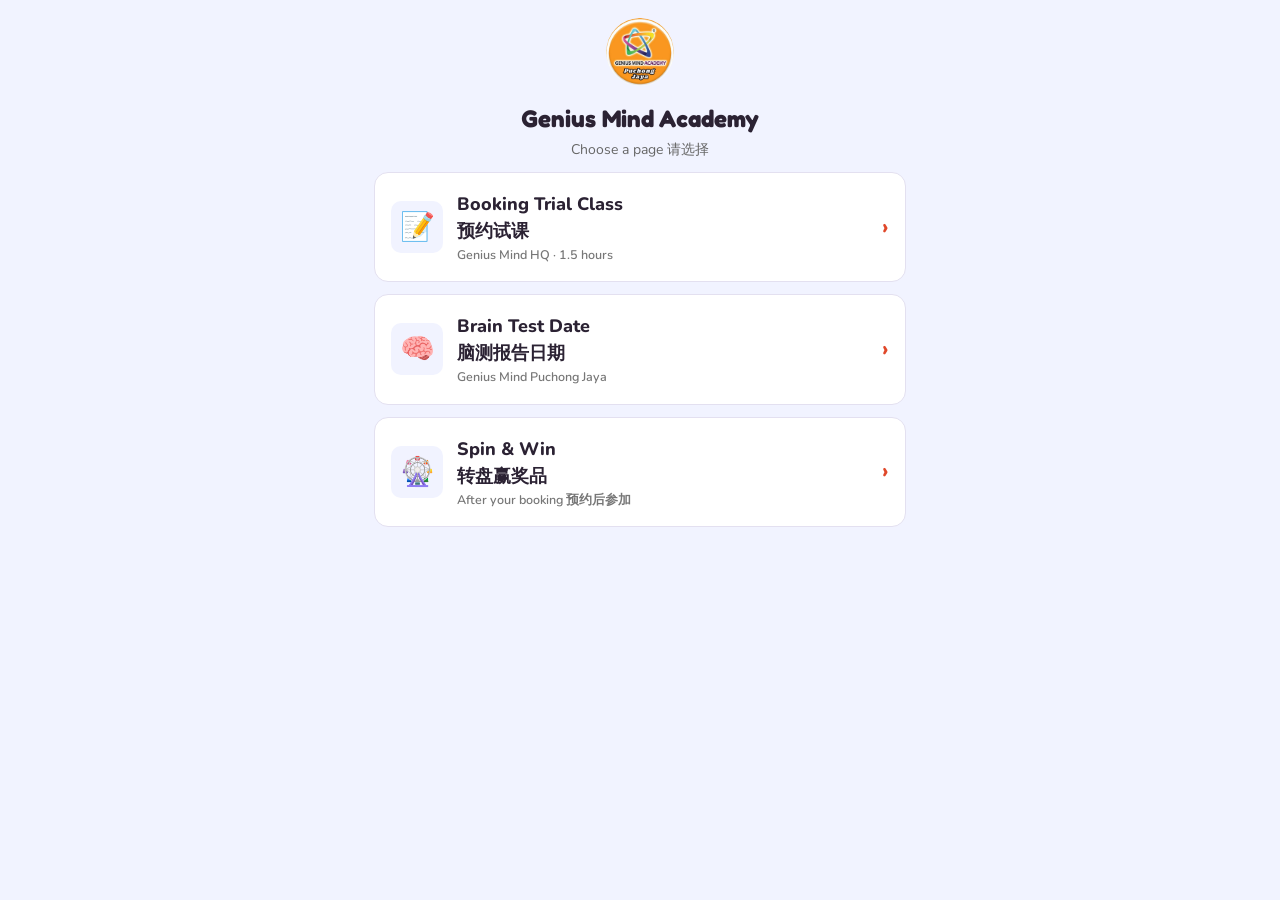
<file: home.html>
<!DOCTYPE html>
<html lang="en">
<head>
<meta charset="utf-8">
<meta name="viewport" content="width=device-width, initial-scale=1">
<title>Genius Mind Academy</title>
<link rel="preconnect" href="https://fonts.googleapis.com"><link href="https://fonts.googleapis.com/css2?family=Fredoka:wght@500;600;700&family=Nunito:wght@400;600;700;800&display=swap" rel="stylesheet">
<link rel="stylesheet" href="styles.css?v=2">
<style>
.wrap{max-width:560px;margin:0 auto;padding:18px 14px 40px}
.top1{text-align:center}
.top1 img{height:68px;width:68px;border-radius:50%;object-fit:cover}
.top1 h1{font-family:'Fredoka',sans-serif;margin:8px 0 2px;font-size:24px}
.top1 p{color:#666;margin:0 0 6px;font-size:14px}
h2.grp{font-family:'Fredoka',sans-serif;font-size:19px;color:var(--plum);margin:22px 0 4px}
.tb{display:flex;align-items:center;gap:14px;padding:18px 16px;margin:12px 0;font-size:18px;border-radius:14px;border:1.5px solid var(--line);background:#fff;color:inherit;text-decoration:none;font-weight:800}
.tb .ic{flex:0 0 52px;height:52px;font-size:28px!important;border-radius:10px;background:#f1f3ff;display:flex;align-items:center;justify-content:center;font-size:20px}
.tb .tx{flex:1;min-width:0}
.tb small{display:block;font-weight:600;font-size:12.5px;color:#777;margin-top:2px;line-height:1.3;word-break:break-all}
.tb .lock{font-size:11px;background:#f4effb;color:#6b4a93;border-radius:999px;padding:2px 8px;white-space:nowrap}
</style>
</head>
<body>
<div class="wrap">
<div class="top1"><img src="logo.png" alt=""><h1>Genius Mind Academy</h1><p>Choose a page 请选择</p></div>
<div id="list"></div>
</div>
<script>
var PAGES = [
  ['📝', 'Booking Trial Class', '预约试课', 'index.html', 'Genius Mind HQ · 1.5 hours'],
  ['🧠', 'Brain Test Date', '脑测报告日期', 'https://puchongjaya.geniusmind.com.my/', 'Genius Mind Puchong Jaya'],
  ['🎡', 'Spin & Win', '转盘赢奖品', 'spin.html', 'After your booking 预约后参加']
];
function esc(s) { return String(s).replace(/[&<>"]/g, function (c) { return { '&': '&amp;', '<': '&lt;', '>': '&gt;', '"': '&quot;' }[c]; }); }
document.getElementById('list').innerHTML = PAGES.map(function (p) {
  return '<a class="tb" href="' + esc(p[3]) + '"><span class="ic">' + p[0] + '</span><span class="tx">' + esc(p[1]) + '<br>' + esc(p[2]) + '<small>' + esc(p[4]) + '</small></span><span style="font-size:22px;color:var(--brand)">›</span></a>';
}).join('');
</script>
</body>
</html>
</file>
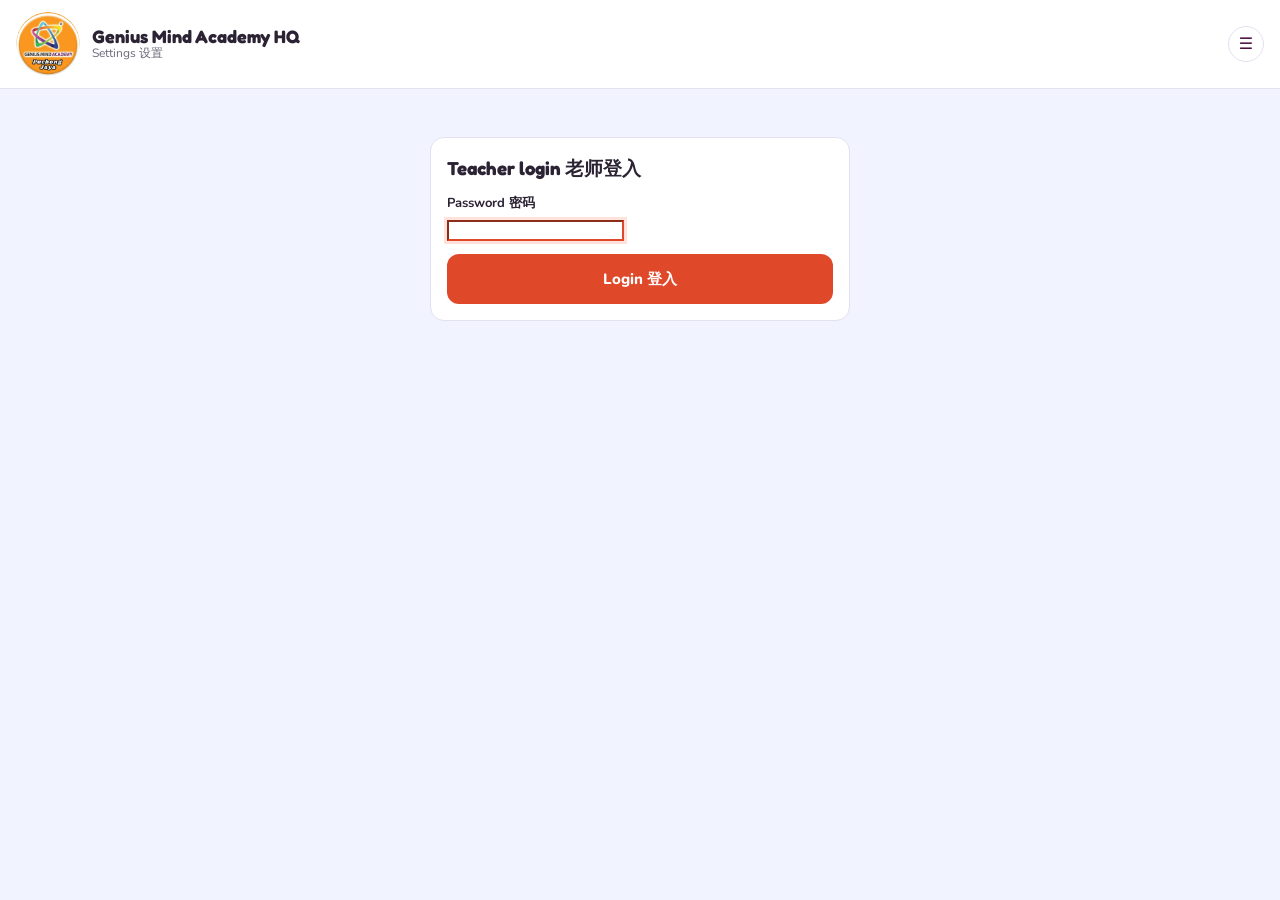
<file: settings.html>
<!DOCTYPE html>
<html lang="en">
<head>
<meta charset="utf-8">
<meta name="viewport" content="width=device-width, initial-scale=1">
<meta name="robots" content="noindex,nofollow">
<title>HQ Settings</title>
<link rel="preconnect" href="https://fonts.googleapis.com"><link href="https://fonts.googleapis.com/css2?family=Fredoka:wght@500;600;700&family=Nunito:wght@400;600;700;800&display=swap" rel="stylesheet">
<link rel="stylesheet" href="styles.css?v=2">
</head>
<body>
<div id="hdr"></div>
<main id="app"></main>
<script src="config.js?v=2"></script>
<script src="common.js?v=2"></script>
<script src="staff.js?v=2"></script>
<script>
var S = { authed: false, err: '', msg: '', s: null, prizes: [], busy: false };
var app = document.getElementById('app');
document.getElementById('hdr').innerHTML = staffHeader('Settings 设置');
var F = [
  ['MAX_CHANGES', 'Date changes a parent may make per booking 家长每个预约最多可改期几次', 'number'],
  ['LOCK_HOURS', 'Parents cannot change the date within this many hours of the class 开课前几小时内家长不能改期', 'number'],
  ['CUTOFF_HOURS', 'Booking closes this many hours before the class 开课前几小时截止预约', 'number'],
  ['NOTIFY_EMAIL', 'Email for new bookings / changes 新预约和改期通知邮箱 (comma separated 可多个，用逗号分开)', 'text'],
  ['SPIN_ENABLED', 'Spin & Win open 开放转盘', 'yesno']
];
function render() {
  if (!S.authed) { app.innerHTML = loginHtml(S.err); bindLogin(load); return; }
  if (!S.s) { app.innerHTML = '<div class="card">Loading… 载入中</div>' + (S.err ? '<div class="msg">' + esc(S.err) + '</div>' : ''); return; }
  var h = '<div class="head"><h2>Settings 设置</h2></div><div class="card">';
  F.forEach(function (f) {
    var v = S.s[f[0]] == null ? '' : S.s[f[0]];
    h += '<label class="f">' + esc(f[1]) + '</label>' + (f[2] === 'yesno'
      ? '<select data-k="' + f[0] + '"><option value="yes"' + (v === 'yes' ? ' selected' : '') + '>Yes 是</option><option value="no"' + (v === 'no' ? ' selected' : '') + '>No 否</option></select>'
      : '<input type="' + (f[2] === 'number' ? 'number" min="0" max="720' : 'text') + '" data-k="' + f[0] + '" value="' + esc(v) + '">');
  });
  h += (S.err ? '<div class="msg">' + esc(S.err) + '</div>' : '') + (S.msg ? '<div class="note info">' + esc(S.msg) + '</div>' : '') +
    '<button class="btn pri" id="save" style="width:100%;margin-top:14px"' + (S.busy ? ' disabled' : '') + '>' + (S.busy ? 'Saving… 保存中' : 'Save 保存') + '</button></div>';
  var tot = S.prizes.reduce(function (a, p) { return a + p.w; }, 0);
  h += '<div class="card"><h3>Spin & Win prizes 转盘奖品</h3><p class="hint">Edit these in the Google Sheet, tab "Prizes" (weight = chance). 请在 Google Sheet 的 Prizes 标签修改（Weight = 机率）。</p>' +
    '<table style="width:100%;font-size:13.5px;border-collapse:collapse">' + S.prizes.map(function (p) {
      return '<tr style="border-top:1px solid var(--line)"><td style="padding:6px 0">' + esc(p.en) + '<br><small>' + esc(p.zh) + '</small></td><td style="text-align:right">' + (tot ? Math.round(p.w / tot * 1000) / 10 : 0) + '%</td><td style="text-align:right">' + (p.days ? p.days + ' days 天' : '-') + '</td></tr>';
    }).join('') + '</table></div>';
  app.innerHTML = h;
}
function load() {
  S.authed = true; render();
  sapi({ action: 'staff_settings' }, function (j) {
    if (j && j.ok) { S.s = j.settings; S.prizes = j.prizes; S.err = ''; } else { S.err = errText(j); if (j && /auth|locked|disabled/.test(j.error)) S.authed = false; }
    render();
  });
}
document.addEventListener('input', function (e) { if (e.target.dataset.k) S.s[e.target.dataset.k] = e.target.value; });
document.addEventListener('change', function (e) { if (e.target.dataset.k) S.s[e.target.dataset.k] = e.target.value; });
document.addEventListener('click', function (e) {
  var el = e.target.closest('button'); if (!el || el.disabled) return;
  if (el.id === 'save') {
    S.busy = true; S.msg = ''; render();
    sapi({ action: 'staff_settings_save', settings: S.s }, function (j) { S.busy = false; if (j && j.ok) { S.s = j.settings; S.msg = 'Saved 已保存 ✓'; S.err = ''; } else S.err = errText(j); render(); });
  }
});
if (PIN) load(); else render();
</script>
</body>
</html>
</file>
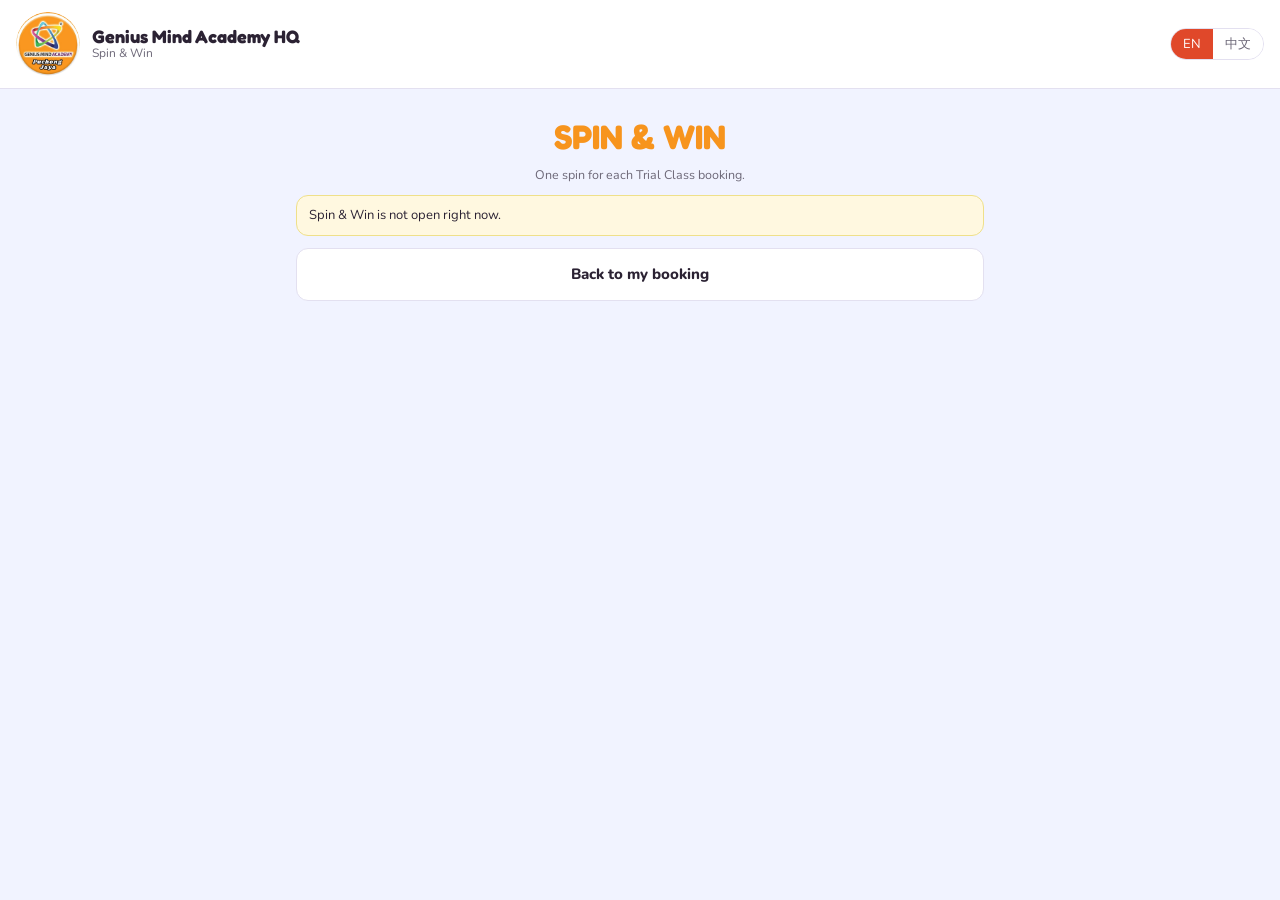
<file: spin.html>
<!DOCTYPE html>
<html lang="en">
<head>
<meta charset="utf-8">
<meta name="viewport" content="width=device-width, initial-scale=1">
<title>Spin &amp; Win – Genius Mind Academy HQ</title>
<link rel="preconnect" href="https://fonts.googleapis.com"><link href="https://fonts.googleapis.com/css2?family=Fredoka:wght@500;600;700&family=Nunito:wght@400;600;700;800&display=swap" rel="stylesheet">
<link rel="stylesheet" href="styles.css?v=2">
<style>
.wheelbox{position:relative;width:min(88vw,360px);margin:6px auto 14px}
.wclip{overflow:hidden;border-radius:50%}
.wheelbox canvas{width:100%;height:auto;display:block;transition:transform 5s cubic-bezier(.17,.67,.12,1)}
.pointer{position:absolute;left:50%;top:-6px;transform:translateX(-50%);width:0;height:0;border-left:16px solid transparent;border-right:16px solid transparent;border-top:30px solid var(--plum);z-index:2;filter:drop-shadow(0 2px 2px rgba(0,0,0,.3))}
.title{font-family:Fredoka,sans-serif;font-weight:700;font-size:34px;color:#f7941d;text-align:center;margin:4px 0}
.prize{font-family:Fredoka,sans-serif;font-size:26px;color:var(--brand);margin:6px 0}
.code{font-size:22px;letter-spacing:.12em;font-weight:800;color:var(--plum)}
</style>
</head>
<body>
<div id="hdr"></div>
<main id="app"></main>
<script src="config.js?v=2"></script>
<script src="common.js?v=2"></script>
<script>
var T = {
 en: { sub: 'Spin & Win', p: 'One spin for each Trial Class booking.', phone: 'Mobile number used for your booking', phone_ph: 'e.g. 012-3456789', cont: 'Continue',
  spin: 'SPIN!', spinning: 'Spinning…', e_phone: 'Please enter a valid Malaysian mobile number.', e_net: 'Could not connect. Please try again.',
  nobk: 'We could not find a Trial Class booking for this number. Please book first.', book: 'Book a Trial Class', kids: "Please complete your children's details before you spin.",
  off: 'Spin & Win is not open right now.', won: 'You won', nowin: 'Thank you for joining!', code: 'Prize code', exp: 'Valid until', status: 'Status',
  show: 'Show this screen to our teacher on your Trial Class day.', already: 'You have already spun for this booking.', back: 'Back to my booking',
  st: { Won: 'Not used yet', Used: 'Used', Expired: 'Expired', 'No prize': '-' } },
 zh: { sub: 'Spin & Win 转盘', p: '每个试课预约可以转一次。', phone: '预约时用的手机号码', phone_ph: '例如 012-3456789', cont: '继续',
  spin: '转！', spinning: '转动中…', e_phone: '请输入有效的马来西亚手机号码。', e_net: '无法连接，请再试一次。',
  nobk: '找不到这个号码的试课预约，请先预约。', book: '预约试课', kids: '转盘前请先填好孩子资料。',
  off: 'Spin & Win 目前没有开放。', won: '恭喜您获得', nowin: '谢谢参与！', code: '奖品编号', exp: '有效期至', status: '状态',
  show: '试课当天请把这个画面给老师看。', already: '这个预约已经转过了。', back: '回到我的预约',
  st: { Won: '未使用', Used: '已使用', Expired: '已过期', 'No prize': '-' } }
};
var S = { lang: /^zh/i.test(navigator.language || '') ? 'zh' : 'en', phone: '', ref: '', prizes: [], enabled: true, err: '', busy: false, result: null, stage: 'load', rot: 0 };
try { var ss = JSON.parse(sessionStorage.getItem('gma_hq_spin') || 'null'); if (ss) { S.phone = ss.phone; S.ref = ss.ref; } } catch (x) {}
var app = document.getElementById('app'), COLORS = ['#fb5f3b', '#f5c431', '#6aa61f', '#2f9bd9', '#c2308a', '#a58bc2', '#f7941d', '#4b0f42'];
function t(k) { return T[S.lang][k]; }
function pname(p) { return S.lang === 'zh' ? p.zh : p.en; }
function render() {
  document.documentElement.lang = S.lang;
  document.getElementById('hdr').innerHTML = headerHtml(t('sub'));
  [].forEach.call(document.querySelectorAll('.lang button'), function (b) { b.classList.toggle('on', b.dataset.lang === S.lang); });
  var h = '<div class="title">SPIN &amp; WIN</div><p class="hint" style="text-align:center">' + t('p') + '</p>';
  if (S.stage === 'load') h += '<div class="card">…</div>';
  else if (!S.enabled || !S.prizes.length) h += '<div class="note">' + t('off') + '</div>';
  else if (S.stage === 'phone') {
    h += '<div class="card"><label class="f">' + t('phone') + '</label><input type="tel" id="phone" placeholder="' + t('phone_ph') + '" value="' + esc(S.phone) + '">' +
      (S.err ? '<div class="msg">' + S.err + '</div>' : '') + '<button class="btn pri" id="go" style="width:100%;margin-top:12px"' + (S.busy ? ' disabled' : '') + '>' + t('cont') + '</button></div>';
  } else {
    h += '<div class="wheelbox"><div class="pointer"></div><div class="wclip"><canvas id="wheel" width="720" height="720" style="transform:rotate(' + S.rot + 'deg)"></canvas></div></div>';
    if (S.result && S.stage === 'done') h += resultHtml();
    else h += (S.err ? '<div class="msg">' + S.err + '</div>' : '') + '<button class="btn pri" id="spin" style="width:100%;font-size:20px"' + (S.busy ? ' disabled' : '') + '>' + (S.busy ? t('spinning') : t('spin')) + '</button>';
  }
  h += '<a class="btn sec2" style="display:block;text-align:center;text-decoration:none;margin-top:12px" href="index.html">' + t('back') + '</a>';
  app.innerHTML = h;
  if (document.getElementById('wheel')) draw();
}
function resultHtml() {
  var r = S.result.spin, p = S.prizes.filter(function (x) { return x.en === r.prize; })[0] || { en: r.prize, zh: r.prize };
  var win = r.status !== 'No prize';
  return '<div class="card done-card">' + (S.result.already ? '<p class="hint">' + t('already') + '</p>' : '') +
    (win ? '<div>' + t('won') + '</div><div class="prize">🎉 ' + esc(pname(p)) + '</div>' +
      (r.code ? '<div class="hint">' + t('code') + '</div><div class="code">' + esc(r.code) + '</div>' : '') +
      (r.expires ? '<p>' + t('exp') + ' <b>' + esc(r.expires) + '</b></p>' : '') + '<p>' + t('status') + ': <b>' + esc(T[S.lang].st[r.status] || r.status) + '</b></p><p><b>' + t('show') + '</b></p>'
      : '<div class="prize">' + esc(pname(p)) + '</div><p>' + t('nowin') + '</p>') + '</div>';
}
function draw() {
  var c = document.getElementById('wheel'), x = c.getContext('2d'), n = S.prizes.length, R = 350, a = 2 * Math.PI / n;
  x.clearRect(0, 0, 720, 720); x.save(); x.translate(360, 360);
  for (var i = 0; i < n; i++) {
    x.beginPath(); x.moveTo(0, 0); x.arc(0, 0, R, -Math.PI / 2 + i * a, -Math.PI / 2 + (i + 1) * a); x.closePath();
    x.fillStyle = COLORS[i % COLORS.length]; x.fill(); x.strokeStyle = '#fff'; x.lineWidth = 6; x.stroke();
    x.save(); x.rotate(-Math.PI / 2 + (i + .5) * a); x.fillStyle = '#fff'; x.font = 'bold 34px Nunito, sans-serif'; x.textAlign = 'right'; x.textBaseline = 'middle';
    var txt = pname(S.prizes[i]); if (txt.length > 16) txt = txt.slice(0, 15) + '…';
    x.fillText(txt, R - 26, 0); x.restore();
  }
  x.beginPath(); x.arc(0, 0, 46, 0, 2 * Math.PI); x.fillStyle = '#fff'; x.fill(); x.restore();
}
function doSpin() {
  S.busy = true; S.err = ''; render();
  api({ action: 'spin', phone: S.phone, ref: S.ref }, function (j) {
    if (!j || !j.ok) {
      S.busy = false;
      S.err = !j ? t('e_net') : j.error === 'kids' ? t('kids') : j.error === 'notfound' ? t('nobk') : j.error === 'spin_off' ? t('off') : t('e_net');
      render(); return;
    }
    S.result = j;
    var n = S.prizes.length, seg = 360 / n, idx = j.index >= 0 ? j.index : 0;
    var target = 360 - (idx + .5) * seg + (Math.random() - .5) * seg * .6;   // land the pointer inside the won slice
    S.rot = S.rot - (S.rot % 360) + 360 * (j.already ? 1 : 6) + target;
    var cv = document.getElementById('wheel'); cv.style.transform = 'rotate(' + S.rot + 'deg)';
    setTimeout(function () { S.busy = false; S.stage = 'done'; render(); }, j.already ? 600 : 5200);
  });
}
document.addEventListener('click', function (e) {
  var el = e.target.closest('button'); if (!el || el.disabled) return;
  if (el.dataset.lang) { S.lang = el.dataset.lang; render(); return; }
  if (el.id === 'spin') { doSpin(); return; }
  if (el.id === 'go') {
    var ph = normPhone(S.phone); if (!ph) { S.err = t('e_phone'); render(); return; }
    S.busy = true; S.err = ''; render();
    api({ action: 'lookup', phone: ph }, function (j) {
      S.busy = false;
      if (!j || !j.ok) { S.err = t('e_net'); render(); return; }
      var b = (j.bookings || []).filter(function (x) { return !x.spin; })[0] || (j.bookings || [])[0];
      if (!b) { S.err = t('nobk') + ' <a href="index.html">' + t('book') + '</a>'; render(); return; }
      S.phone = ph; S.ref = b.ref; S.stage = 'wheel'; render();
      if (b.spin) doSpin();   // shows the saved result
    });
  }
});
document.addEventListener('input', function (e) { if (e.target.id === 'phone') S.phone = e.target.value; });
render();
apiGet('prizes', function (j) {
  if (j && j.ok) { S.prizes = j.prizes || []; S.enabled = j.enabled; } else { S.prizes = []; S.enabled = false; }
  S.stage = S.phone && S.ref ? 'wheel' : 'phone'; render();
});
</script>
</body>
</html>
</file>
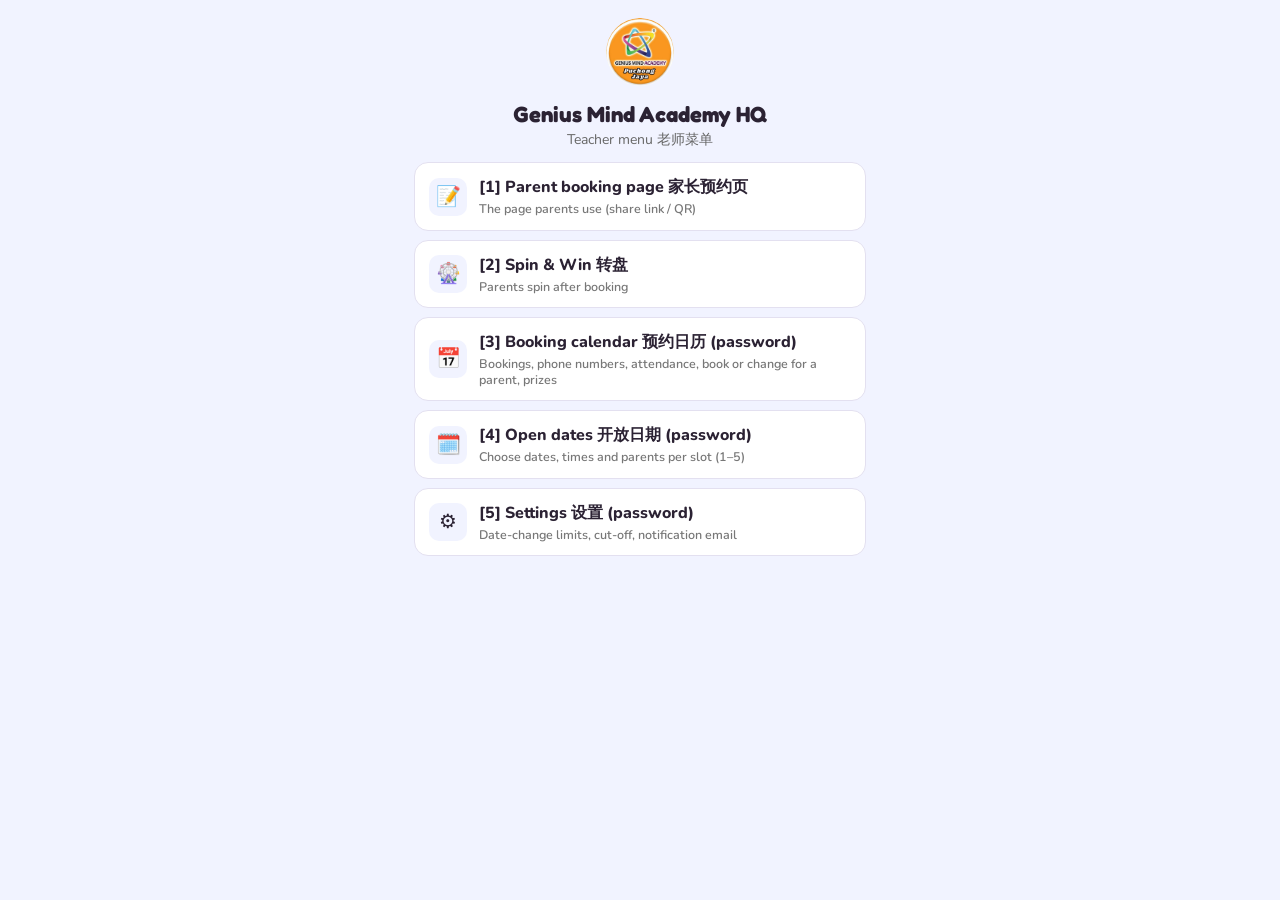
<file: teachers.html>
<!DOCTYPE html>
<html lang="en">
<head>
<meta charset="utf-8">
<meta name="viewport" content="width=device-width, initial-scale=1">
<meta name="robots" content="noindex,nofollow">
<title>HQ Teachers</title>
<link rel="preconnect" href="https://fonts.googleapis.com"><link href="https://fonts.googleapis.com/css2?family=Fredoka:wght@500;600;700&family=Nunito:wght@400;600;700;800&display=swap" rel="stylesheet">
<link rel="stylesheet" href="styles.css?v=2">
<style>
.wrap{max-width:480px;margin:0 auto;padding:18px 14px 40px;text-align:center}
.wrap img{height:68px;width:68px;border-radius:50%;object-fit:cover}
.wrap h1{font-family:'Fredoka',sans-serif;margin:8px 0 2px;font-size:22px;line-height:1.2}
.wrap p{color:#666;margin:0 0 12px;font-size:14px}
.tb{display:flex;align-items:center;gap:12px;padding:12px 14px;margin:9px 0;border-radius:14px;border:1.5px solid var(--line,#ddd);background:#fff;color:inherit;text-decoration:none;text-align:left;font-weight:800}
.tb .ic{flex:0 0 38px;height:38px;border-radius:10px;background:#f1f3ff;display:flex;align-items:center;justify-content:center;font-size:20px}
.tb .tx{flex:1;min-width:0}
.tb small{display:block;font-weight:600;font-size:12.5px;color:#777;margin-top:2px;line-height:1.3}
</style>
</head>
<body>
<div class="wrap">
<img src="logo.png" alt="">
<h1 id="nm">Genius Mind Academy HQ</h1>
<p>Teacher menu 老师菜单</p>
<a class="tb" href="index.html"><span class="ic">📝</span><span class="tx">[1] Parent booking page 家长预约页<small>The page parents use (share link / QR)</small></span></a>
<a class="tb" href="spin.html"><span class="ic">🎡</span><span class="tx">[2] Spin &amp; Win 转盘<small>Parents spin after booking</small></span></a>
<a class="tb" href="calendar.html"><span class="ic">📅</span><span class="tx">[3] Booking calendar 预约日历 (password)<small>Bookings, phone numbers, attendance, book or change for a parent, prizes</small></span></a>
<a class="tb" href="availability.html"><span class="ic">🗓️</span><span class="tx">[4] Open dates 开放日期 (password)<small>Choose dates, times and parents per slot (1–5)</small></span></a>
<a class="tb" href="settings.html"><span class="ic">⚙️</span><span class="tx">[5] Settings 设置 (password)<small>Date-change limits, cut-off, notification email</small></span></a>
</div>
<script src="config.js?v=2"></script>
<script>document.getElementById('nm').textContent = CFG.NAME;</script>
</body>
</html>
</file>
<file: styles.css>
:root{
--bg:#f1f3ff; --card:#fff; --ink:#2b2233; --muted:#6d6878; --line:#e3e0f0;
--brand:#e0482a; --brand-d:#b83a20; --head:#fb5f3b; --plum:#4b0f42; --purple:#a58bc2; --lime:#d1d76d;
--tint:#fff1ec; --tint-line:#ffd2c5; --accent:#d1d76d; --ok:#6aa61f; --bad:#c62f3a; --off:#cfc9db;
--radius:14px;
}
*{box-sizing:border-box}
html,body{margin:0}
body{background:var(--bg);color:var(--ink);font-family:"Nunito","Segoe UI",system-ui,-apple-system,"PingFang SC","Microsoft YaHei",sans-serif;line-height:1.5;-webkit-text-size-adjust:100%}
h1,h2,h3{font-family:"Fredoka","Baloo 2","Nunito","PingFang SC","Microsoft YaHei",sans-serif;font-weight:700;margin:0 0 .3rem}
.head h2{color:var(--head)}
header.top{background:#fff;border-bottom:1px solid var(--line);padding:12px 16px;display:flex;align-items:center;gap:12px;position:sticky;top:0;z-index:20}
.logo{width:42px;height:42px;border-radius:50%;background:conic-gradient(#2f9bd9,#6aa61f,#f5c431,#fb5f3b,#c2308a,#2f9bd9);display:grid;place-items:center;flex:none}
.logo::after{content:"";width:30px;height:30px;border-radius:50%;background:#fff}
.brandlogo{height:64px;width:64px;border-radius:50%;object-fit:cover;flex:none}
.top .t1{font-weight:700;font-family:"Fredoka","Nunito",sans-serif;font-size:18px;line-height:1.1;color:var(--ink)}.top .t1 b{color:var(--plum)}
.top .t2{font-size:12px;color:var(--muted);line-height:1.25}
.lang{margin-left:auto;flex:none;display:flex;border:1px solid var(--line);border-radius:999px;overflow:hidden}
.lang button{white-space:nowrap;border:0;background:#fff;padding:6px 12px;font-size:13px;cursor:pointer;color:var(--muted);font-family:inherit}
.lang button.on{background:var(--brand);color:#fff}
main{max-width:720px;margin:0 auto;padding:18px 16px 130px}
.steps{display:flex;align-items:flex-start;margin:6px 0 22px}
.st{flex:1;text-align:center;position:relative;font-size:12px;color:var(--muted)}
.st .dot{width:30px;height:30px;border-radius:50%;background:#e6e2f4;color:#8b86a0;display:grid;place-items:center;margin:0 auto 4px;font-weight:700;position:relative;z-index:1}
.st.done .dot{background:var(--brand);color:#fff}
.st.cur .dot{background:var(--brand);color:#fff;box-shadow:0 0 0 5px rgba(251,95,59,.22)}
.st.cur{color:var(--ink);font-weight:700}
.st:not(:last-child)::after{content:"";position:absolute;top:15px;left:calc(50% + 17px);right:calc(-50% + 17px);height:2px;background:#e6e2f4}
.st.done:not(:last-child)::after{background:var(--brand)}
.head{text-align:center;margin-bottom:18px}
.head h2{font-size:26px}
.head p{margin:0;color:var(--muted);font-size:14px}
.card{background:var(--card);border:1.5px solid var(--line);border-radius:var(--radius);padding:16px;margin-bottom:12px}
.opt{cursor:pointer;display:block;width:100%;text-align:left;font:inherit;color:inherit;transition:.15s}
.opt:hover{border-color:var(--brand)}
.opt.sel{border-color:var(--brand);background:var(--tint);box-shadow:0 0 0 3px rgba(251,95,59,.18)}
.opt .row{display:flex;justify-content:space-between;gap:10px;align-items:flex-start}
.opt h3{font-size:18px}
.opt p{margin:2px 0 0;color:var(--muted);font-size:13.5px}
.price{font-weight:800;color:var(--brand);white-space:nowrap}
.badge{display:inline-block;font-size:11.5px;background:#f1e9fa;color:#6b4a93;border-radius:999px;padding:2px 9px;margin-top:6px;font-weight:700}
.badge.g{background:#eef2c0;color:#5d6612}
label.f{display:block;font-size:13px;font-weight:700;margin:12px 0 4px}
label.f small{font-weight:400;color:var(--muted)}
input[type=text],input[type=tel],input[type=email],input[type=number],select{width:100%;font:inherit;padding:11px 12px;border:1.5px solid var(--line);border-radius:10px;background:#fff;color:var(--ink)}
input:focus,select:focus{outline:none;border-color:var(--brand);box-shadow:0 0 0 3px rgba(251,95,59,.18)}
input.err,select.err{border-color:var(--bad)}
.grid2{display:grid;grid-template-columns:1fr 1fr;gap:10px}
.grid3{display:grid;grid-template-columns:1.6fr 1fr .8fr;gap:10px}
@media(max-width:480px){.grid3{grid-template-columns:1fr 1fr}.grid3>:first-child{grid-column:1/-1}}
.sec{font-family:"Fredoka","Nunito",sans-serif;font-size:18px;margin:20px 0 6px;font-weight:700;color:var(--plum)}
.child{position:relative}
.child .rm{position:absolute;right:10px;top:8px;border:0;background:none;color:var(--bad);cursor:pointer;font-size:13px;font-family:inherit}
.child h4{margin:0 0 2px;font-size:14px;color:var(--purple)}
.add{width:100%;border:2px dashed var(--purple);background:#f7f2fc;color:#6b4a93;border-radius:12px;padding:12px;font:inherit;font-weight:700;cursor:pointer}
.add:disabled{opacity:.45;cursor:not-allowed}
.hint{font-size:12.5px;color:var(--muted);margin:4px 0}
.check{display:flex;gap:10px;align-items:flex-start;font-size:13px;margin-top:14px}
.check input{margin-top:4px;width:18px;height:18px;flex:none}
.cal{padding:14px}
.calhead{display:flex;align-items:center;justify-content:space-between;margin-bottom:8px}
.calhead h3{font-size:20px;margin:0}
.nav{width:38px;height:38px;border-radius:50%;border:1.5px solid var(--line);background:#fff;font-size:18px;cursor:pointer}
.nav:disabled{opacity:.35;cursor:not-allowed}
.dow,.days{display:grid;grid-template-columns:repeat(7,1fr);gap:4px;text-align:center}
.dow div{font-size:11px;font-weight:800;color:var(--muted);padding:6px 0;letter-spacing:.05em}
.day{aspect-ratio:1/1.05;border:1.5px solid transparent;border-radius:10px;background:none;font:inherit;font-size:15px;display:flex;flex-direction:column;align-items:center;justify-content:center;gap:3px;cursor:pointer;color:var(--ink)}
.day:disabled{color:#c9c3b6;cursor:not-allowed}
.day small{font-size:9.5px;color:#a49d8e;line-height:1}
.day i{width:7px;height:7px;border-radius:50%;display:block}
.day i.ok{background:var(--ok)} .day i.full{background:var(--bad)}
.day:not(:disabled):hover{background:var(--tint)}
.day.sel{border-color:var(--brand);background:var(--tint);font-weight:800}
.day.today{border-color:var(--purple)}
.legend{display:flex;flex-wrap:wrap;gap:14px;justify-content:center;font-size:12px;color:var(--muted);margin-top:12px}
.legend span{display:flex;align-items:center;gap:6px}
.legend i{width:10px;height:10px;border-radius:50%;display:block}
.slots{display:grid;grid-template-columns:1fr 1fr;gap:10px}
@media(max-width:420px){.slots{grid-template-columns:1fr}}
.slot{border:1.5px solid var(--line);background:#fff;border-radius:12px;padding:12px;text-align:left;font:inherit;cursor:pointer}
.slot b{display:block;font-size:15px}
.slot span{font-size:12.5px;color:var(--ok)}
.slot.sel{border-color:var(--brand);background:var(--tint);box-shadow:0 0 0 3px rgba(251,95,59,.18)}
.slot.taken{background:#f1eff6;color:#a49d8e;cursor:not-allowed;text-decoration:line-through}
.slot.taken span{color:var(--bad);text-decoration:none;display:inline-block}
.note{background:#fff8e0;border:1px solid #efe08a;border-radius:12px;padding:10px 12px;font-size:13px;margin:10px 0}
.note.info{background:#f4effb;border-color:#d9c9ee}
.hold{background:var(--tint);border:1px solid #d9c9ee;color:var(--plum);border-radius:10px;padding:8px 12px;font-size:13px;margin-bottom:12px;text-align:center;font-weight:700}
.sum dl{display:grid;grid-template-columns:120px 1fr;gap:6px 12px;margin:0;font-size:14px}
.sum dt{color:var(--muted)} .sum dd{margin:0;font-weight:600;word-break:break-word}
.total{display:flex;justify-content:space-between;align-items:center;background:#f4f7d9;border-radius:12px;padding:12px 14px;margin-top:12px;font-weight:700}
.total b{font-family:"Fredoka",sans-serif;font-size:24px;color:var(--brand)}
.bank{font-size:14px;line-height:1.7}
.bank code{background:#f4effb;padding:1px 6px;border-radius:6px}
.upload{border:2px dashed #cfc8bb;border-radius:12px;padding:18px;text-align:center;background:#fff}
.upload input{display:none}
.upload label{cursor:pointer;color:var(--brand-d);font-weight:800}
.fname{font-size:13px;margin-top:8px;word-break:break-all}
.prev{max-width:100%;max-height:220px;border-radius:10px;margin-top:10px;border:1px solid var(--line)}
.bar{position:fixed;left:0;right:0;bottom:0;background:#fff;border-top:1px solid var(--line);padding:12px 16px calc(12px + env(safe-area-inset-bottom));display:flex;gap:10px;justify-content:center;z-index:30}
.bar .in{display:flex;gap:10px;width:100%;max-width:720px}
.btn{flex:1;border:0;border-radius:12px;padding:14px;font:inherit;font-weight:800;font-size:15px;cursor:pointer}
.btn.pri{background:var(--brand);color:#fff}
.btn.pri:disabled{background:#d6d1c6;cursor:not-allowed}
.btn.sec2{background:#fff;color:var(--ink);border:1.5px solid var(--line);flex:.6}
.done-card{text-align:center;padding:26px 16px}
.done-card .tick{width:64px;height:64px;border-radius:50%;background:#eef2c0;color:var(--ok);display:grid;place-items:center;font-size:32px;margin:0 auto 10px}
.ref{display:inline-block;color:var(--plum);background:#f4effb;border-radius:10px;padding:6px 14px;font-weight:800;letter-spacing:.06em;margin:6px 0 12px}
.toast{position:fixed;left:50%;transform:translateX(-50%);bottom:90px;background:#222;color:#fff;padding:10px 16px;border-radius:999px;font-size:13px;z-index:50;max-width:90vw;text-align:center}
.msg{color:var(--bad);font-size:13px;margin:8px 0;font-weight:600}.bar[hidden]{display:none}
.done-card .btn{display:block;width:100%;margin-left:auto;margin-right:auto;flex:none}

.links{margin:18px 0 6px;text-align:center}
.links .lt{font-size:12px;color:var(--muted);margin-bottom:8px;font-weight:700}
.links .lnk{display:block;max-width:300px;margin:6px auto;padding:11px 14px;border-radius:12px;background:#fff;border:1.5px solid var(--line);color:var(--plum);font-weight:700;text-decoration:none;font-size:14px}
.links .lnk.fb{background:#1877f2;border-color:#1877f2;color:#fff}
.foot{padding:0 16px 110px;max-width:640px;margin:0 auto}

.hlinks{display:flex;gap:8px;margin-left:auto;flex:none}
.hlinks a{width:36px;height:36px;border-radius:50%;display:grid;place-items:center;background:#fff;border:1.5px solid var(--line);color:var(--plum);text-decoration:none}
.hlinks a.fb{background:#1877f2;border-color:#1877f2;color:#fff}
.hlinks+.lang{margin-left:0}
</file>
